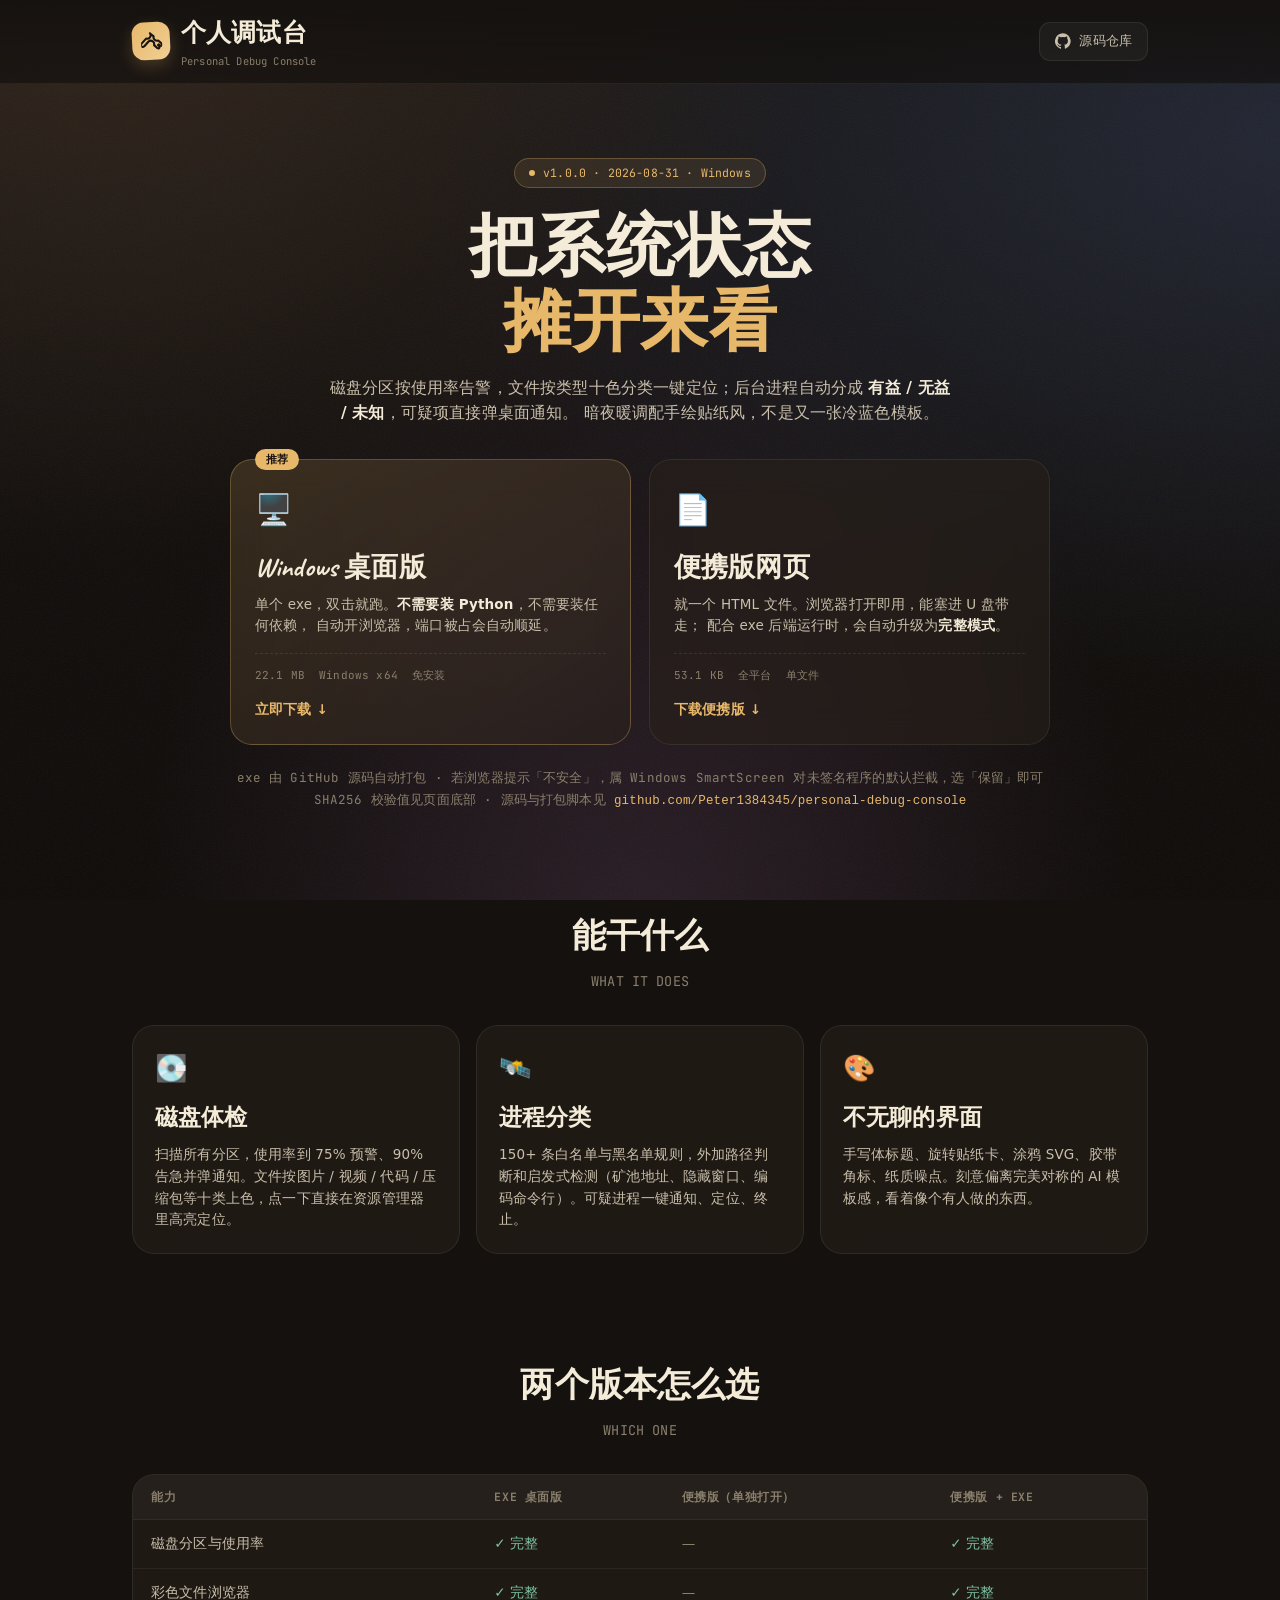
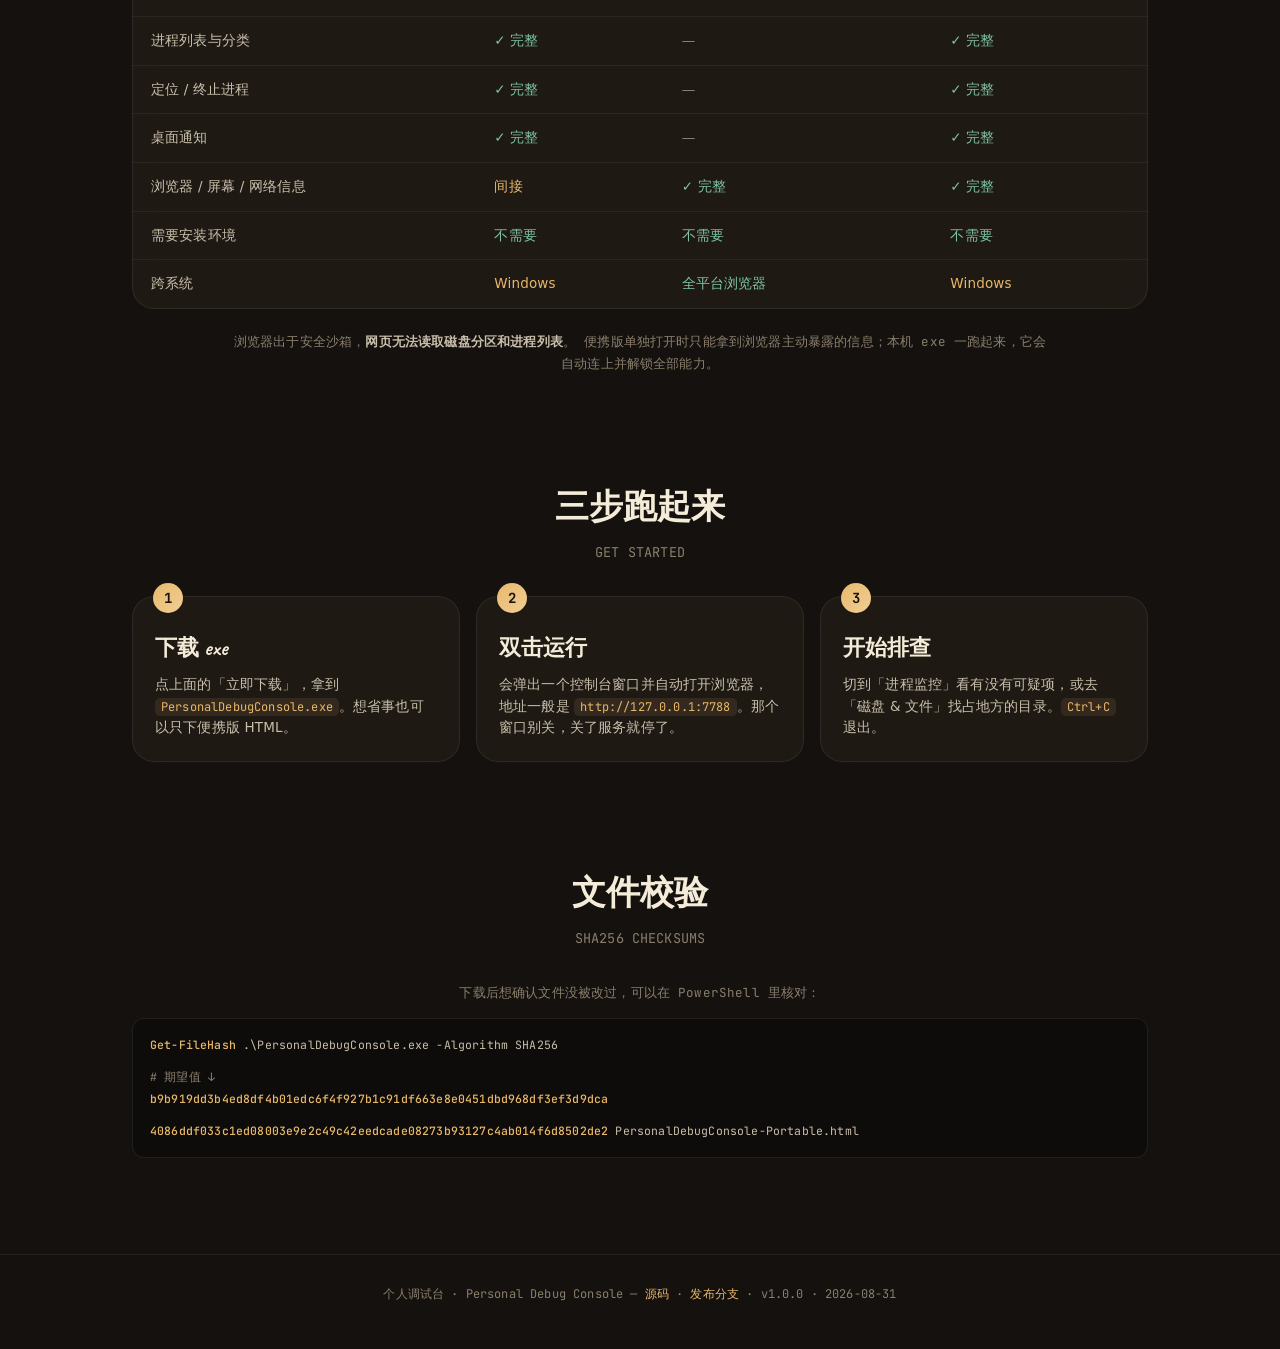
<file: index.html>
<!DOCTYPE html>
<html lang="zh-CN">
<head>
<meta charset="UTF-8" />
<meta name="viewport" content="width=device-width, initial-scale=1.0" />
<title>个人调试台 · 下载 · Personal Debug Console</title>
<meta name="description" content="个人调试台 —— 磁盘彩色文件浏览、后台进程有益/无益分类监控、桌面通知。提供 Windows 单文件 exe 与免安装便携版网页。" />
<link rel="icon" href="data:image/svg+xml;utf8,<svg xmlns='http://www.w3.org/2000/svg' viewBox='0 0 64 64'><rect width='64' height='64' rx='14' fill='%23e8b86a'/><path d='M18 44 L28 34 L18 24 M32 44 L46 44' stroke='%231a1411' stroke-width='5' stroke-linecap='round' stroke-linejoin='round' fill='none'/></svg>" />
<link rel="preconnect" href="https://fonts.googleapis.com" />
<link rel="stylesheet" href="https://fonts.googleapis.com/css2?family=Caveat:wght@500;700&family=JetBrains+Mono:wght@400;500;600&display=swap" />
<style>
:root{
  --bg-0:#14110f;
  --ink:#f4ecd8; --ink-soft:#c9bfab; --ink-dim:#8a7f6c;
  --gold:#e8b86a; --rose:#e07a88; --mint:#7dc3a5; --sky:#7bb4d4; --lavender:#b097d4;
  --ok:#7dc3a5; --warn:#e8b86a; --danger:#e07a6e;
  --glass-bg:rgba(40,33,27,0.55); --glass-border:rgba(244,236,216,0.08);
  --font-ui:'Inter','PingFang SC','Microsoft Yahei',system-ui,sans-serif;
  --font-hand:'Caveat','Kaiti','STKaiti',cursive;
  --font-mono:'JetBrains Mono','Fira Code',ui-monospace,Consolas,monospace;
  --r:22px; --r-t:12px;
}
*{box-sizing:border-box;}
body{
  margin:0; font-family:var(--font-ui); color:var(--ink); background:var(--bg-0);
  line-height:1.6; letter-spacing:.01em; overflow-x:hidden;
}
body::before{
  content:""; position:fixed; inset:0; z-index:-3;
  background:
    radial-gradient(ellipse at 8% -5%,#33261d 0%,transparent 45%),
    radial-gradient(ellipse at 100% 15%,#222633 0%,transparent 50%),
    radial-gradient(ellipse at 50% 105%,#2a1d26 0%,transparent 55%),
    linear-gradient(180deg,#14110f 0%,#0f0c0a 100%);
}
body::after{
  content:""; position:fixed; inset:0; z-index:-2; pointer-events:none; opacity:.05;
  background-image:url("data:image/svg+xml;utf8,<svg xmlns='http://www.w3.org/2000/svg' width='140' height='140'><filter id='n'><feTurbulence type='fractalNoise' baseFrequency='0.85' numOctaves='3'/></filter><rect width='140' height='140' filter='url(%23n)'/></svg>");
}
.wrap{max-width:1060px;margin:0 auto;padding:0 22px;}

/* ---------- 顶栏 ---------- */
header{
  position:sticky;top:0;z-index:50;
  background:linear-gradient(180deg,rgba(20,17,15,.94),rgba(20,17,15,.7));
  backdrop-filter:blur(14px);border-bottom:1px solid var(--glass-border);
}
.nav{display:flex;align-items:center;gap:14px;padding:13px 22px;max-width:1060px;margin:0 auto;flex-wrap:wrap;}
.brand{display:flex;align-items:center;gap:11px;margin-right:auto;}
.logo{
  width:38px;height:38px;border-radius:12px;display:grid;place-items:center;color:#1a1411;
  background:linear-gradient(135deg,var(--gold),#f0cf95);transform:rotate(-3deg);
  box-shadow:0 6px 16px rgba(232,184,106,.22);
}
.logo svg{width:21px;height:21px;}
.brand h1{margin:0;font-family:var(--font-hand);font-size:25px;font-weight:700;}
.brand p{margin:0;font-size:10.5px;color:var(--ink-dim);font-family:var(--font-mono);}
.gh{
  display:inline-flex;align-items:center;gap:8px;font-size:13px;color:var(--ink-soft);
  text-decoration:none;border:1px solid var(--glass-border);padding:8px 15px;border-radius:11px;
  background:rgba(244,236,216,.04);transition:.16s;
}
.gh:hover{color:var(--ink);background:rgba(244,236,216,.09);transform:translateY(-1px);}
.gh svg{width:16px;height:16px;}

/* ---------- Hero ---------- */
.hero{padding:74px 0 44px;text-align:center;position:relative;}
.badge{
  display:inline-flex;align-items:center;gap:8px;font-family:var(--font-mono);font-size:11.5px;
  color:var(--gold);background:rgba(232,184,106,.1);border:1px solid rgba(232,184,106,.28);
  padding:5px 14px;border-radius:20px;margin-bottom:22px;
}
.badge i{width:6px;height:6px;border-radius:50%;background:var(--gold);display:block;}
.hero h2{
  margin:0 0 16px;font-family:var(--font-hand);font-weight:700;
  font-size:clamp(40px,7vw,68px);line-height:1.1;letter-spacing:.5px;
}
.hero h2 em{font-style:normal;color:var(--gold);}
.hero .lead{max-width:620px;margin:0 auto 34px;color:var(--ink-soft);font-size:15.5px;}

/* ---------- 下载卡 ---------- */
.dl-grid{display:grid;grid-template-columns:repeat(auto-fit,minmax(320px,1fr));gap:18px;max-width:820px;margin:0 auto;}
.dl{
  position:relative;text-align:left;padding:26px 24px 22px;border-radius:var(--r);
  background:var(--glass-bg);border:1px solid var(--glass-border);
  backdrop-filter:blur(18px) saturate(120%);text-decoration:none;color:var(--ink);
  display:block;transition:.2s;
}
.dl:hover{transform:translateY(-4px);border-color:rgba(232,184,106,.35);box-shadow:0 20px 44px rgba(0,0,0,.42);}
.dl.primary{
  background:linear-gradient(150deg,rgba(232,184,106,.16),rgba(40,33,27,.6));
  border-color:rgba(232,184,106,.3);
}
.dl .rec{
  position:absolute;top:-11px;left:24px;font-size:10.5px;font-family:var(--font-mono);
  background:var(--gold);color:#1a1411;padding:2px 11px;border-radius:20px;font-weight:600;
}
.dl .ic{font-size:30px;margin-bottom:12px;display:block;}
.dl h3{margin:0 0 4px;font-family:var(--font-hand);font-size:27px;font-weight:700;}
.dl .desc{font-size:13.5px;color:var(--ink-soft);margin:0 0 16px;min-height:42px;}
.dl .meta{
  display:flex;gap:14px;flex-wrap:wrap;font-size:11px;color:var(--ink-dim);
  font-family:var(--font-mono);border-top:1px dashed rgba(244,236,216,.1);padding-top:13px;
}
.dl .go{
  display:inline-flex;align-items:center;gap:7px;margin-top:15px;font-size:13.5px;font-weight:600;
  color:var(--gold);
}
.dl.primary .go{color:var(--gold);}
.note{
  max-width:820px;margin:22px auto 0;font-size:12.5px;color:var(--ink-dim);
  text-align:center;font-family:var(--font-mono);line-height:1.8;
}
.note code{color:var(--gold);}

/* ---------- 区块 ---------- */
section.block{padding:52px 0;}
.block-head{text-align:center;margin-bottom:32px;}
.block-head h2{margin:0 0 8px;font-family:var(--font-hand);font-size:34px;font-weight:700;}
.block-head p{margin:0;color:var(--ink-dim);font-size:13.5px;font-family:var(--font-mono);}

.cards{display:grid;grid-template-columns:repeat(auto-fit,minmax(268px,1fr));gap:16px;}
.card{
  background:var(--glass-bg);border:1px solid var(--glass-border);border-radius:var(--r);
  padding:22px;backdrop-filter:blur(16px);
}
.card .ic{font-size:26px;margin-bottom:10px;display:block;}
.card h3{margin:0 0 8px;font-family:var(--font-hand);font-size:23px;font-weight:700;}
.card p{margin:0;font-size:13.5px;color:var(--ink-soft);}

/* 对比表 */
.compare{
  background:var(--glass-bg);border:1px solid var(--glass-border);border-radius:var(--r);
  backdrop-filter:blur(16px);overflow-x:auto;
}
table{width:100%;border-collapse:collapse;font-size:13.5px;min-width:520px;}
th,td{padding:13px 18px;text-align:left;border-bottom:1px solid rgba(244,236,216,.06);}
th{
  font-family:var(--font-mono);font-size:11.5px;color:var(--ink-dim);text-transform:uppercase;
  letter-spacing:.05em;background:rgba(244,236,216,.03);
}
td:first-child{color:var(--ink-soft);}
.yes{color:var(--ok);} .no{color:var(--unknown,#8a7f6c);} .part{color:var(--warn);}
tbody tr:last-child td{border-bottom:none;}

/* 步骤 */
.steps{counter-reset:s;display:grid;grid-template-columns:repeat(auto-fit,minmax(250px,1fr));gap:16px;}
.step{
  background:var(--glass-bg);border:1px solid var(--glass-border);border-radius:var(--r);
  padding:22px;backdrop-filter:blur(16px);position:relative;
}
.step::before{
  counter-increment:s;content:counter(s);
  position:absolute;top:-14px;left:20px;width:30px;height:30px;border-radius:50%;
  background:linear-gradient(135deg,var(--gold),#f0cf95);color:#1a1411;
  display:grid;place-items:center;font-family:var(--font-mono);font-size:14px;font-weight:700;
}
.step h3{margin:12px 0 8px;font-family:var(--font-hand);font-size:22px;font-weight:700;}
.step p{margin:0;font-size:13.5px;color:var(--ink-soft);}
.step code{
  font-family:var(--font-mono);font-size:12px;color:var(--gold);
  background:rgba(232,184,106,.1);padding:1px 6px;border-radius:5px;
}

/* 校验 */
.hash{
  background:rgba(0,0,0,.28);border:1px solid var(--glass-border);border-radius:var(--r-t);
  padding:15px 17px;font-family:var(--font-mono);font-size:11.5px;color:var(--ink-soft);
  overflow-x:auto;line-height:1.9;margin-top:14px;
}
.hash b{color:var(--gold);font-weight:500;}

footer{
  border-top:1px solid var(--glass-border);margin-top:44px;padding:30px 22px 46px;
  text-align:center;color:var(--ink-dim);font-size:12px;font-family:var(--font-mono);
}
footer a{color:var(--gold);text-decoration:none;}
footer a:hover{text-decoration:underline;}
@media (max-width:600px){
  .hero{padding:48px 0 30px;}
  .nav{padding:11px 15px;}
}
</style>
</head>
<body>

<header>
  <div class="nav">
    <div class="brand">
      <div class="logo">
        <svg viewBox="0 0 24 24" fill="none" stroke="currentColor" stroke-width="2.4" stroke-linecap="round" stroke-linejoin="round"><path d="M14.7 6.3a4 4 0 0 0 5 5l3.7 3.7a1.5 1.5 0 0 1-2.1 2.1l-1.4-1.4-.8.8 1.4 1.4a1.5 1.5 0 0 1-2.1 2.1l-3.7-3.7a4 4 0 0 0-5.9-4.7L3.6 17a2.2 2.2 0 1 1-3.1-3.1l5.5-5.5a4 4 0 0 0 4.7-5.9l.9.9z"/></svg>
      </div>
      <div>
        <h1>个人调试台</h1>
        <p>Personal Debug Console</p>
      </div>
    </div>
    <a class="gh" href="https://github.com/Peter1384345/personal-debug-console" target="_blank" rel="noopener">
      <svg viewBox="0 0 24 24" fill="currentColor"><path d="M12 .3a12 12 0 0 0-3.8 23.4c.6.1.8-.3.8-.6v-2.2c-3.3.7-4-1.6-4-1.6-.6-1.4-1.4-1.8-1.4-1.8-1-.7.1-.7.1-.7 1.2.1 1.8 1.2 1.8 1.2 1 1.8 2.7 1.3 3.4 1 .1-.8.4-1.3.7-1.6-2.7-.3-5.5-1.3-5.5-5.9 0-1.3.5-2.4 1.2-3.2-.1-.3-.5-1.5.1-3.2 0 0 1-.3 3.3 1.2a11.5 11.5 0 0 1 6 0C17.1 4.9 18.1 5.2 18.1 5.2c.6 1.7.2 2.9.1 3.2.8.8 1.2 1.9 1.2 3.2 0 4.6-2.8 5.6-5.5 5.9.4.4.8 1.1.8 2.2v3.3c0 .3.2.7.8.6A12 12 0 0 0 12 .3z"/></svg>
      源码仓库
    </a>
  </div>
</header>

<div class="wrap">

  <!-- ============ Hero ============ -->
  <div class="hero">
    <span class="badge"><i></i> v1.0.0 · 2026-08-31 · Windows</span>
    <h2>把系统状态<br /><em>摊开来看</em></h2>
    <p class="lead">
      磁盘分区按使用率告警，文件按类型十色分类一键定位；后台进程自动分成
      <b style="color:var(--ink)">有益 / 无益 / 未知</b>，可疑项直接弹桌面通知。
      暗夜暖调配手绘贴纸风，不是又一张冷蓝色模板。
    </p>

    <div class="dl-grid">
      <a class="dl primary" href="./PersonalDebugConsole.exe" download>
        <span class="rec">推荐</span>
        <span class="ic">🖥️</span>
        <h3>Windows 桌面版</h3>
        <p class="desc">
          单个 exe，双击就跑。<b style="color:var(--ink)">不需要装 Python</b>，不需要装任何依赖，
          自动开浏览器，端口被占会自动顺延。
        </p>
        <div class="meta">
          <span>22.1 MB</span>
          <span>Windows x64</span>
          <span>免安装</span>
        </div>
        <span class="go">立即下载 ↓</span>
      </a>

      <a class="dl" href="./PersonalDebugConsole-Portable.html" download>
        <span class="ic">📄</span>
        <h3>便携版网页</h3>
        <p class="desc">
          就一个 HTML 文件。浏览器打开即用，能塞进 U 盘带走；
          配合 exe 后端运行时，会自动升级为<b style="color:var(--ink)">完整模式</b>。
        </p>
        <div class="meta">
          <span>53.1 KB</span>
          <span>全平台</span>
          <span>单文件</span>
        </div>
        <span class="go">下载便携版 ↓</span>
      </a>
    </div>

    <p class="note">
      exe 由 GitHub 源码自动打包 · 若浏览器提示「不安全」，属 Windows SmartScreen 对未签名程序的默认拦截，选「保留」即可<br />
      SHA256 校验值见页面底部 · 源码与打包脚本见
      <code>github.com/Peter1384345/personal-debug-console</code>
    </p>
  </div>

  <!-- ============ 功能 ============ -->
  <section class="block">
    <div class="block-head">
      <h2>能干什么</h2>
      <p>WHAT IT DOES</p>
    </div>
    <div class="cards">
      <div class="card">
        <span class="ic">💽</span>
        <h3>磁盘体检</h3>
        <p>扫描所有分区，使用率到 75% 预警、90% 告急并弹通知。文件按图片 / 视频 / 代码 / 压缩包等十类上色，点一下直接在资源管理器里高亮定位。</p>
      </div>
      <div class="card">
        <span class="ic">🛰️</span>
        <h3>进程分类</h3>
        <p>150+ 条白名单与黑名单规则，外加路径判断和启发式检测（矿池地址、隐藏窗口、编码命令行）。可疑进程一键通知、定位、终止。</p>
      </div>
      <div class="card">
        <span class="ic">🎨</span>
        <h3>不无聊的界面</h3>
        <p>手写体标题、旋转贴纸卡、涂鸦 SVG、胶带角标、纸质噪点。刻意偏离完美对称的 AI 模板感，看着像个有人做的东西。</p>
      </div>
    </div>
  </section>

  <!-- ============ 版本对比 ============ -->
  <section class="block">
    <div class="block-head">
      <h2>两个版本怎么选</h2>
      <p>WHICH ONE</p>
    </div>
    <div class="compare">
      <table>
        <thead>
          <tr><th>能力</th><th>exe 桌面版</th><th>便携版（单独打开）</th><th>便携版 + exe</th></tr>
        </thead>
        <tbody>
          <tr><td>磁盘分区与使用率</td><td class="yes">✓ 完整</td><td class="no">—</td><td class="yes">✓ 完整</td></tr>
          <tr><td>彩色文件浏览器</td><td class="yes">✓ 完整</td><td class="no">—</td><td class="yes">✓ 完整</td></tr>
          <tr><td>进程列表与分类</td><td class="yes">✓ 完整</td><td class="no">—</td><td class="yes">✓ 完整</td></tr>
          <tr><td>定位 / 终止进程</td><td class="yes">✓ 完整</td><td class="no">—</td><td class="yes">✓ 完整</td></tr>
          <tr><td>桌面通知</td><td class="yes">✓ 完整</td><td class="no">—</td><td class="yes">✓ 完整</td></tr>
          <tr><td>浏览器 / 屏幕 / 网络信息</td><td class="part">间接</td><td class="yes">✓ 完整</td><td class="yes">✓ 完整</td></tr>
          <tr><td>需要安装环境</td><td class="yes">不需要</td><td class="yes">不需要</td><td class="yes">不需要</td></tr>
          <tr><td>跨系统</td><td class="part">Windows</td><td class="yes">全平台浏览器</td><td class="part">Windows</td></tr>
        </tbody>
      </table>
    </div>
    <p class="note">
      浏览器出于安全沙箱，<b style="color:var(--ink-soft)">网页无法读取磁盘分区和进程列表</b>。
      便携版单独打开时只能拿到浏览器主动暴露的信息；本机 exe 一跑起来，它会自动连上并解锁全部能力。
    </p>
  </section>

  <!-- ============ 步骤 ============ -->
  <section class="block">
    <div class="block-head">
      <h2>三步跑起来</h2>
      <p>GET STARTED</p>
    </div>
    <div class="steps">
      <div class="step">
        <h3>下载 exe</h3>
        <p>点上面的「立即下载」，拿到 <code>PersonalDebugConsole.exe</code>。想省事也可以只下便携版 HTML。</p>
      </div>
      <div class="step">
        <h3>双击运行</h3>
        <p>会弹出一个控制台窗口并自动打开浏览器，地址一般是 <code>http://127.0.0.1:7788</code>。那个窗口别关，关了服务就停了。</p>
      </div>
      <div class="step">
        <h3>开始排查</h3>
        <p>切到「进程监控」看有没有可疑项，或去「磁盘 &amp; 文件」找占地方的目录。<code>Ctrl+C</code> 退出。</p>
      </div>
    </div>
  </section>

  <!-- ============ 校验 ============ -->
  <section class="block">
    <div class="block-head">
      <h2>文件校验</h2>
      <p>SHA256 CHECKSUMS</p>
    </div>
    <p class="note" style="margin-bottom:0;">下载后想确认文件没被改过，可以在 PowerShell 里核对：</p>
    <div class="hash">
      <div><b>Get-FileHash</b> .\PersonalDebugConsole.exe -Algorithm SHA256</div>
      <div style="margin-top:10px;color:var(--ink-dim);"># 期望值 ↓</div>
      <div><b>b9b919dd3b4ed8df4b01edc6f4f927b1c91df663e8e0451dbd968df3ef3d9dca</b></div>
      <div style="margin-top:10px;"><b>4086ddf033c1ed08003e9e2c49c42eedcade08273b93127c4ab014f6d8502de2</b>  PersonalDebugConsole-Portable.html</div>
    </div>
  </section>

</div>

<footer>
  个人调试台 · Personal Debug Console —
  <a href="https://github.com/Peter1384345/personal-debug-console" target="_blank" rel="noopener">源码</a> ·
  <a href="https://github.com/Peter1384345/personal-debug-console/tree/release" target="_blank" rel="noopener">发布分支</a> ·
  v1.0.0 · 2026-08-31
</footer>

</body>
</html>
</file>
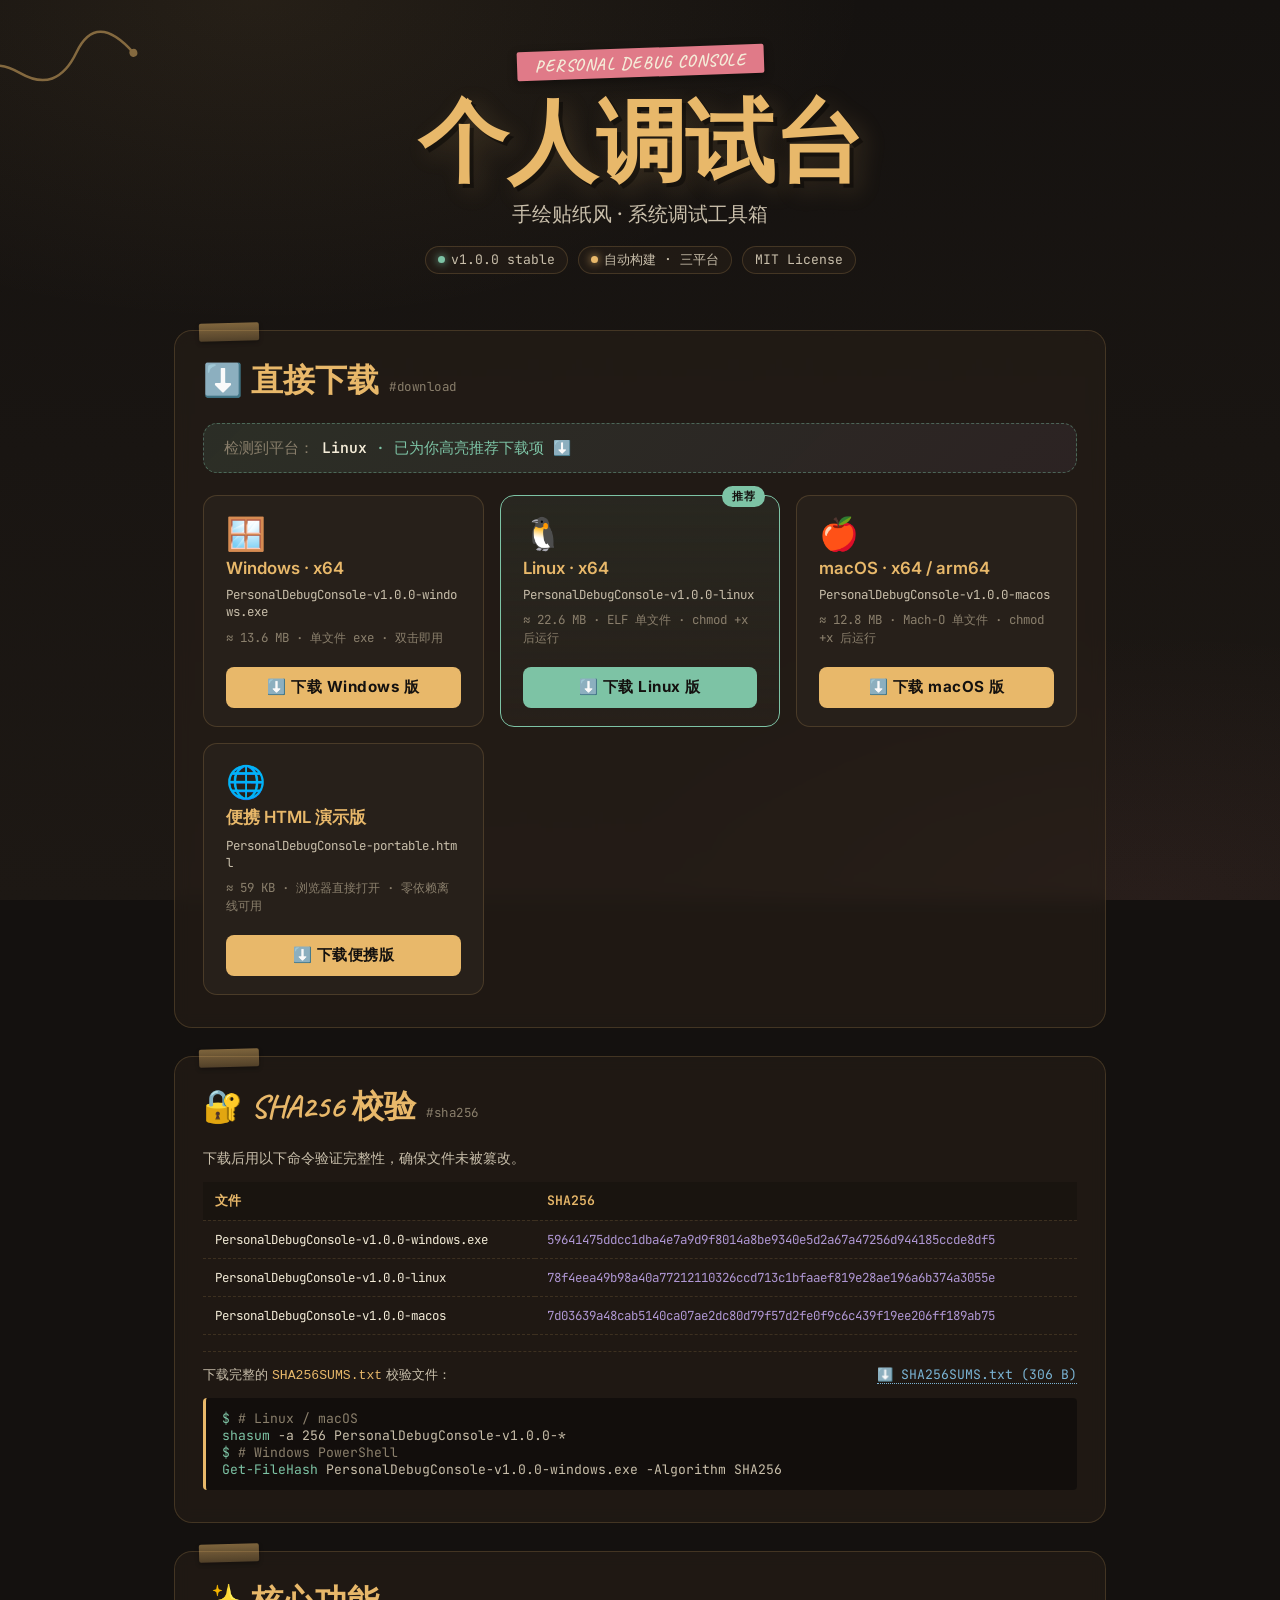
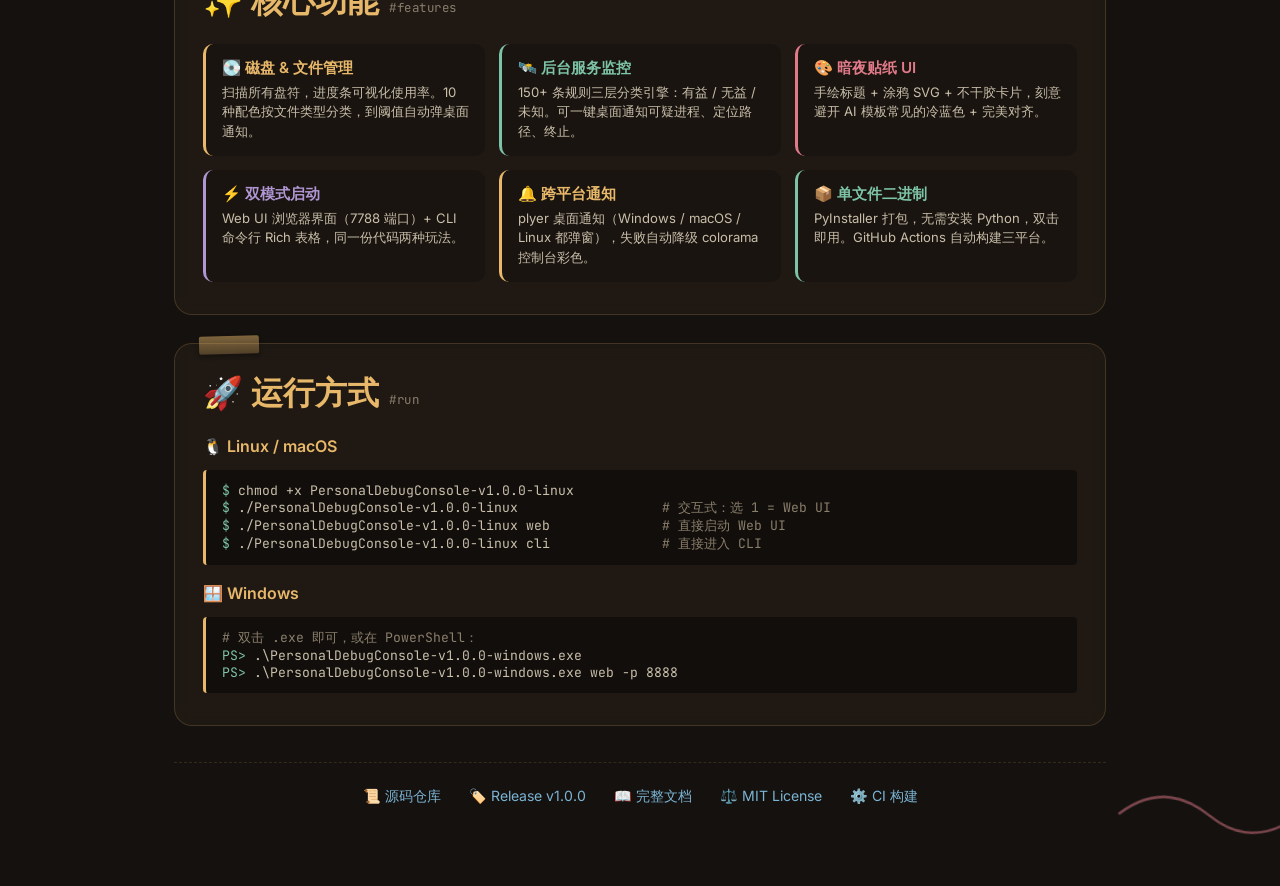
<file: docs/index.html>
<!DOCTYPE html>
<html lang="zh-CN">
<head>
<meta charset="UTF-8">
<meta name="viewport" content="width=device-width, initial-scale=1.0">
<title>🔧 个人调试台 · 下载主页</title>
<meta name="description" content="Personal Debug Console - 一款手绘贴纸风格的系统调试工具箱。Windows / Linux / macOS 单文件可执行 + 便携 HTML 版。">
<style>
@import url('https://fonts.googleapis.com/css2?family=Caveat:wght@500;700&family=JetBrains+Mono:wght@400;500;600&family=Inter:wght@400;500;600;700&display=swap');

:root {
  --bg-0: #14110f;
  --bg-1: #1c1713;
  --bg-2: #27201a;
  --ink: #f4ecd8;
  --ink-soft: #c9bfab;
  --ink-dim: #8a7f6c;
  --gold: #e8b86a;
  --rose: #e07a88;
  --mint: #7dc3a5;
  --sky: #7bb4d4;
  --lavender: #b097d4;
  --danger: #e07a6e;
  --ok: #7dc3a5;
  --warn: #e8b86a;
  --glass-bg: rgba(40, 32, 24, 0.55);
  --glass-bd: rgba(232, 184, 106, 0.18);
}

* { box-sizing: border-box; }
html, body { margin: 0; padding: 0; }
body {
  font-family: 'Inter', 'PingFang SC', 'Microsoft YaHei', sans-serif;
  background: var(--bg-0);
  color: var(--ink);
  min-height: 100vh;
  position: relative;
  overflow-x: hidden;
  -webkit-font-smoothing: antialiased;
}

/* 暗夜暖调背景 + 微妙噪点 */
body::before {
  content: '';
  position: fixed; inset: 0;
  background:
    radial-gradient(ellipse 80% 60% at 20% 0%, rgba(232,184,106,0.08), transparent 60%),
    radial-gradient(ellipse 70% 50% at 90% 100%, rgba(224,122,136,0.06), transparent 60%),
    linear-gradient(180deg, var(--bg-0) 0%, var(--bg-1) 100%);
  z-index: -2;
}
body::after {
  content: '';
  position: fixed; inset: 0;
  background-image: url("data:image/svg+xml,%3Csvg xmlns='http://www.w3.org/2000/svg' width='200' height='200'%3E%3Cfilter id='n'%3E%3CfeTurbulence type='fractalNoise' baseFrequency='0.9' numOctaves='2'/%3E%3CfeColorMatrix values='0 0 0 0 0.95 0 0 0 0 0.85 0 0 0 0 0.6 0 0 0 0.06 0'/%3E%3C/filter%3E%3Crect width='100%25' height='100%25' filter='url(%23n)'/%3E%3C/svg%3E");
  pointer-events: none;
  z-index: -1;
  mix-blend-mode: overlay;
  opacity: 0.6;
}

/* 装饰涂鸦 SVG */
.scribble {
  position: absolute;
  pointer-events: none;
  opacity: 0.5;
}
.scribble.tl { top: 30px; left: -40px; transform: rotate(-15deg); }
.scribble.br { bottom: 20px; right: -30px; transform: rotate(8deg); }

/* 容器 */
.container {
  max-width: 980px;
  margin: 0 auto;
  padding: 48px 24px 80px;
  position: relative;
}

/* 头部 */
.hero {
  text-align: center;
  margin-bottom: 56px;
  position: relative;
}
.hero .tape {
  display: inline-block;
  background: var(--rose);
  color: var(--ink);
  padding: 4px 18px;
  font-family: 'Caveat', cursive;
  font-size: 1.05rem;
  font-weight: 700;
  letter-spacing: 1.5px;
  transform: rotate(-2deg);
  box-shadow: 0 3px 10px rgba(0,0,0,0.4);
  border-radius: 2px;
  margin-bottom: 22px;
}
.hero h1 {
  font-family: 'Caveat', 'Inter', sans-serif;
  font-size: clamp(3rem, 8vw, 5.6rem);
  font-weight: 700;
  line-height: 1;
  margin: 0 0 8px;
  color: var(--gold);
  text-shadow: 4px 4px 0 rgba(0,0,0,0.4), 8px 8px 24px rgba(232,184,106,0.18);
  letter-spacing: -1px;
}
.hero .subtitle {
  font-size: clamp(1rem, 2.2vw, 1.25rem);
  color: var(--ink-soft);
  margin-top: 12px;
  font-weight: 500;
}
.hero .meta-line {
  margin-top: 18px;
  display: inline-flex;
  gap: 10px;
  flex-wrap: wrap;
  justify-content: center;
}
.badge {
  display: inline-flex;
  align-items: center;
  gap: 6px;
  padding: 4px 12px;
  background: var(--glass-bg);
  border: 1px solid var(--glass-bd);
  border-radius: 999px;
  font-size: 0.82rem;
  font-family: 'JetBrains Mono', monospace;
  color: var(--ink-soft);
}
.badge .dot {
  width: 7px; height: 7px;
  border-radius: 50%;
  background: var(--ok);
  box-shadow: 0 0 8px var(--ok);
}
.badge.warn .dot { background: var(--warn); box-shadow: 0 0 8px var(--warn); }

/* Section */
.section {
  background: var(--glass-bg);
  border: 1px solid var(--glass-bd);
  border-radius: 18px;
  padding: 28px 28px 32px;
  margin-bottom: 28px;
  backdrop-filter: blur(8px);
  position: relative;
}
.section::before {
  content: '';
  position: absolute;
  top: -8px; left: 24px;
  width: 60px; height: 18px;
  background: linear-gradient(180deg, rgba(232,184,106,0.5), rgba(232,184,106,0.25));
  transform: rotate(-1.5deg);
  border-radius: 2px;
  box-shadow: 0 2px 4px rgba(0,0,0,0.3);
}
.section h2 {
  font-family: 'Caveat', 'Inter', sans-serif;
  font-size: 2rem;
  font-weight: 700;
  color: var(--gold);
  margin: 0 0 20px;
  display: flex;
  align-items: baseline;
  gap: 10px;
}
.section h2 .anchor {
  font-family: 'JetBrains Mono', monospace;
  font-size: 0.78rem;
  color: var(--ink-dim);
  font-weight: 400;
  letter-spacing: 0.5px;
}

/* 平台自动检测 */
.detect-banner {
  background: linear-gradient(135deg, rgba(125,195,165,0.12), rgba(176,151,212,0.08));
  border: 1px dashed rgba(125,195,165,0.4);
  border-radius: 14px;
  padding: 14px 20px;
  margin-bottom: 22px;
  font-size: 0.92rem;
  color: var(--mint);
  font-family: 'JetBrains Mono', monospace;
}
.detect-banner .label { color: var(--ink-dim); margin-right: 8px; }
.detect-banner b { color: var(--ink); font-weight: 600; }

/* 下载网格 */
.dl-grid {
  display: grid;
  grid-template-columns: repeat(auto-fit, minmax(260px, 1fr));
  gap: 16px;
}
.dl-card {
  background: var(--bg-2);
  border: 1.5px solid var(--glass-bd);
  border-radius: 14px;
  padding: 22px 22px 18px;
  text-decoration: none;
  color: var(--ink);
  transition: transform 0.18s ease, border-color 0.18s ease, box-shadow 0.18s ease;
  position: relative;
  display: flex;
  flex-direction: column;
  gap: 8px;
}
.dl-card:hover {
  transform: translateY(-3px) rotate(-0.3deg);
  border-color: var(--gold);
  box-shadow: 0 8px 24px rgba(0,0,0,0.35), 0 0 0 1px var(--gold);
}
.dl-card.recommended {
  border-color: var(--mint);
  background: linear-gradient(180deg, rgba(125,195,165,0.08), var(--bg-2));
}
.dl-card.recommended::after {
  content: '推荐';
  position: absolute;
  top: -10px; right: 14px;
  background: var(--mint);
  color: var(--bg-0);
  font-size: 0.7rem;
  font-weight: 700;
  padding: 3px 10px;
  border-radius: 999px;
  font-family: 'Inter', sans-serif;
  letter-spacing: 0.5px;
}
.dl-card .ico {
  font-size: 2rem;
  line-height: 1;
}
.dl-card .platform {
  font-size: 1.05rem;
  font-weight: 600;
  color: var(--gold);
}
.dl-card .filename {
  font-family: 'JetBrains Mono', monospace;
  font-size: 0.78rem;
  color: var(--ink-soft);
  word-break: break-all;
}
.dl-card .size {
  font-family: 'JetBrains Mono', monospace;
  font-size: 0.78rem;
  color: var(--ink-dim);
  margin-top: auto;
}
.dl-card .btn {
  margin-top: 12px;
  background: var(--gold);
  color: var(--bg-0);
  text-align: center;
  font-weight: 700;
  font-size: 0.95rem;
  padding: 10px 12px;
  border-radius: 8px;
  letter-spacing: 0.5px;
}
.dl-card.recommended .btn { background: var(--mint); }

/* SHA256 表 */
.sha-table {
  width: 100%;
  border-collapse: collapse;
  font-family: 'JetBrains Mono', monospace;
  font-size: 0.78rem;
  margin-top: 8px;
}
.sha-table th, .sha-table td {
  text-align: left;
  padding: 10px 12px;
  border-bottom: 1px dashed rgba(232,184,106,0.15);
  vertical-align: top;
}
.sha-table th {
  color: var(--gold);
  font-weight: 600;
  font-size: 0.82rem;
  background: rgba(0,0,0,0.2);
}
.sha-table td.name { color: var(--ink); word-break: break-all; }
.sha-table td.hash {
  color: var(--lavender);
  word-break: break-all;
  user-select: all;
}
.sha-link-row {
  display: flex;
  justify-content: space-between;
  align-items: center;
  gap: 12px;
  flex-wrap: wrap;
  margin-top: 16px;
  padding-top: 14px;
  border-top: 1px dashed rgba(232,184,106,0.15);
}
.sha-link-row a {
  color: var(--sky);
  font-family: 'JetBrains Mono', monospace;
  font-size: 0.82rem;
  text-decoration: none;
  border-bottom: 1px dotted var(--sky);
}
.sha-link-row a:hover { color: var(--gold); border-color: var(--gold); }

/* 验证命令 */
.cmd-block {
  background: rgba(0,0,0,0.4);
  border-left: 3px solid var(--gold);
  border-radius: 4px;
  padding: 12px 16px;
  font-family: 'JetBrains Mono', monospace;
  font-size: 0.82rem;
  color: var(--ink-soft);
  margin-top: 14px;
  overflow-x: auto;
  white-space: pre;
}
.cmd-block .c-cmd { color: var(--mint); }
.cmd-block .c-out { color: var(--ink-dim); }

/* 特性卡 */
.feature-grid {
  display: grid;
  grid-template-columns: repeat(auto-fit, minmax(220px, 1fr));
  gap: 14px;
  margin-top: 8px;
}
.feature {
  padding: 14px 16px;
  background: rgba(0,0,0,0.2);
  border-radius: 10px;
  border-left: 3px solid var(--gold);
}
.feature .title {
  font-weight: 600;
  color: var(--gold);
  font-size: 0.95rem;
  margin-bottom: 4px;
}
.feature .desc {
  font-size: 0.82rem;
  color: var(--ink-soft);
  line-height: 1.5;
}
.feature.mint { border-left-color: var(--mint); }
.feature.mint .title { color: var(--mint); }
.feature.rose { border-left-color: var(--rose); }
.feature.rose .title { color: var(--rose); }
.feature.lavender { border-left-color: var(--lavender); }
.feature.lavender .title { color: var(--lavender); }

/* 链接 */
.footer-links {
  text-align: center;
  margin-top: 36px;
  padding-top: 24px;
  border-top: 1px dashed rgba(232,184,106,0.15);
  font-size: 0.88rem;
  color: var(--ink-dim);
}
.footer-links a {
  color: var(--sky);
  text-decoration: none;
  margin: 0 12px;
}
.footer-links a:hover { color: var(--gold); }

/* 复制按钮 */
.copy-btn {
  background: transparent;
  border: 1px solid var(--glass-bd);
  color: var(--ink-soft);
  font-family: 'JetBrains Mono', monospace;
  font-size: 0.72rem;
  padding: 4px 10px;
  border-radius: 4px;
  cursor: pointer;
  transition: all 0.15s;
}
.copy-btn:hover { color: var(--gold); border-color: var(--gold); }
.copy-btn.ok { color: var(--mint); border-color: var(--mint); }

/* 响应式 */
@media (max-width: 640px) {
  .container { padding: 32px 16px 60px; }
  .section { padding: 22px 18px 26px; }
  .hero h1 { font-size: 3rem; }
  .sha-table { font-size: 0.72rem; }
  .sha-table th, .sha-table td { padding: 8px 6px; }
}

@media (prefers-reduced-motion: reduce) {
  .dl-card:hover { transform: none; }
}
</style>
</head>
<body>

<svg class="scribble tl" width="180" height="80" viewBox="0 0 180 80" fill="none">
  <path d="M5 40 Q 30 5, 60 35 T 120 30 T 175 45" stroke="#e8b86a" stroke-width="2.5" stroke-linecap="round" fill="none" stroke-dasharray="0"/>
  <circle cx="175" cy="45" r="4" fill="#e8b86a"/>
</svg>
<svg class="scribble br" width="200" height="100" viewBox="0 0 200 100" fill="none">
  <path d="M10 60 Q 50 20, 100 50 T 195 30" stroke="#e07a88" stroke-width="2.5" stroke-linecap="round" fill="none"/>
  <path d="M180 25 L 195 30 L 188 18" stroke="#e07a88" stroke-width="2.5" stroke-linecap="round" stroke-linejoin="round" fill="none"/>
</svg>

<div class="container">

  <!-- ===== HERO ===== -->
  <header class="hero">
    <span class="tape">PERSONAL DEBUG CONSOLE</span>
    <h1>个人调试台</h1>
    <div class="subtitle">手绘贴纸风 · 系统调试工具箱</div>
    <div class="meta-line">
      <span class="badge"><span class="dot"></span> v1.0.0 stable</span>
      <span class="badge warn"><span class="dot"></span> 自动构建 · 三平台</span>
      <span class="badge">MIT License</span>
    </div>
  </header>

  <!-- ===== 下载 ===== -->
  <section class="section">
    <h2>⬇️ 直接下载 <span class="anchor">#download</span></h2>

    <div class="detect-banner" id="detect">
      <span class="label">检测中…</span>
    </div>

    <div class="dl-grid" id="dlGrid">
      <!-- Windows -->
      <a class="dl-card" id="card-windows"
         href="https://github.com/Peter1384345/personal-debug-console/releases/download/v1.0.0/PersonalDebugConsole-v1.0.0-windows.exe"
         data-platform="windows">
        <div class="ico">🪟</div>
        <div class="platform">Windows · x64</div>
        <div class="filename">PersonalDebugConsole-v1.0.0-windows.exe</div>
        <div class="size">≈ 13.6 MB · 单文件 exe · 双击即用</div>
        <div class="btn">⬇️ 下载 Windows 版</div>
      </a>

      <!-- Linux -->
      <a class="dl-card" id="card-linux"
         href="https://github.com/Peter1384345/personal-debug-console/releases/download/v1.0.0/PersonalDebugConsole-v1.0.0-linux"
         data-platform="linux">
        <div class="ico">🐧</div>
        <div class="platform">Linux · x64</div>
        <div class="filename">PersonalDebugConsole-v1.0.0-linux</div>
        <div class="size">≈ 22.6 MB · ELF 单文件 · chmod +x 后运行</div>
        <div class="btn">⬇️ 下载 Linux 版</div>
      </a>

      <!-- macOS -->
      <a class="dl-card" id="card-macos"
         href="https://github.com/Peter1384345/personal-debug-console/releases/download/v1.0.0/PersonalDebugConsole-v1.0.0-macos"
         data-platform="macos">
        <div class="ico">🍎</div>
        <div class="platform">macOS · x64 / arm64</div>
        <div class="filename">PersonalDebugConsole-v1.0.0-macos</div>
        <div class="size">≈ 12.8 MB · Mach-O 单文件 · chmod +x 后运行</div>
        <div class="btn">⬇️ 下载 macOS 版</div>
      </a>

      <!-- 便携版 -->
      <a class="dl-card" id="card-portable"
         href="https://github.com/Peter1384345/personal-debug-console/raw/builds/v1.0.0/PersonalDebugConsole-portable.html"
         data-platform="portable">
        <div class="ico">🌐</div>
        <div class="platform">便携 HTML 演示版</div>
        <div class="filename">PersonalDebugConsole-portable.html</div>
        <div class="size">≈ 59 KB · 浏览器直接打开 · 零依赖离线可用</div>
        <div class="btn">⬇️ 下载便携版</div>
      </a>
    </div>
  </section>

  <!-- ===== SHA256 ===== -->
  <section class="section">
    <h2>🔐 SHA256 校验 <span class="anchor">#sha256</span></h2>
    <p style="color: var(--ink-soft); font-size: 0.88rem; margin: 0 0 14px;">
      下载后用以下命令验证完整性，确保文件未被篡改。
    </p>

    <table class="sha-table">
      <thead>
        <tr>
          <th style="width:38%">文件</th>
          <th>SHA256</th>
        </tr>
      </thead>
      <tbody>
        <tr>
          <td class="name">PersonalDebugConsole-v1.0.0-windows.exe</td>
          <td class="hash">59641475ddcc1dba4e7a9d9f8014a8be9340e5d2a67a47256d944185ccde8df5</td>
        </tr>
        <tr>
          <td class="name">PersonalDebugConsole-v1.0.0-linux</td>
          <td class="hash">78f4eea49b98a40a77212110326ccd713c1bfaaef819e28ae196a6b374a3055e</td>
        </tr>
        <tr>
          <td class="name">PersonalDebugConsole-v1.0.0-macos</td>
          <td class="hash">7d03639a48cab5140ca07ae2dc80d79f57d2fe0f9c6c439f19ee206ff189ab75</td>
        </tr>
      </tbody>
    </table>

    <div class="sha-link-row">
      <span style="font-size: 0.82rem; color: var(--ink-soft);">下载完整的 <code style="color: var(--gold);">SHA256SUMS.txt</code> 校验文件：</span>
      <a href="https://github.com/Peter1384345/personal-debug-console/releases/download/v1.0.0/SHA256SUMS.txt">⬇️ SHA256SUMS.txt (306 B)</a>
    </div>

    <div class="cmd-block"><span class="c-cmd">$</span> <span class="c-out"># Linux / macOS</span>
<span class="c-cmd">shasum</span> -a 256 PersonalDebugConsole-v1.0.0-*
<span class="c-cmd">$</span> <span class="c-out"># Windows PowerShell</span>
<span class="c-cmd">Get-FileHash</span> PersonalDebugConsole-v1.0.0-windows.exe -Algorithm SHA256</div>
  </section>

  <!-- ===== 核心功能 ===== -->
  <section class="section">
    <h2>✨ 核心功能 <span class="anchor">#features</span></h2>
    <div class="feature-grid">
      <div class="feature">
        <div class="title">💽 磁盘 & 文件管理</div>
        <div class="desc">扫描所有盘符，进度条可视化使用率。10 种配色按文件类型分类，到阈值自动弹桌面通知。</div>
      </div>
      <div class="feature mint">
        <div class="title">🛰️ 后台服务监控</div>
        <div class="desc">150+ 条规则三层分类引擎：有益 / 无益 / 未知。可一键桌面通知可疑进程、定位路径、终止。</div>
      </div>
      <div class="feature rose">
        <div class="title">🎨 暗夜贴纸 UI</div>
        <div class="desc">手绘标题 + 涂鸦 SVG + 不干胶卡片，刻意避开 AI 模板常见的冷蓝色 + 完美对齐。</div>
      </div>
      <div class="feature lavender">
        <div class="title">⚡ 双模式启动</div>
        <div class="desc">Web UI 浏览器界面（7788 端口）+ CLI 命令行 Rich 表格，同一份代码两种玩法。</div>
      </div>
      <div class="feature">
        <div class="title">🔔 跨平台通知</div>
        <div class="desc">plyer 桌面通知（Windows / macOS / Linux 都弹窗），失败自动降级 colorama 控制台彩色。</div>
      </div>
      <div class="feature mint">
        <div class="title">📦 单文件二进制</div>
        <div class="desc">PyInstaller 打包，无需安装 Python，双击即用。GitHub Actions 自动构建三平台。</div>
      </div>
    </div>
  </section>

  <!-- ===== 运行方式 ===== -->
  <section class="section">
    <h2>🚀 运行方式 <span class="anchor">#run</span></h2>

    <div style="margin-bottom: 18px;">
      <div style="font-weight: 600; color: var(--gold); margin-bottom: 8px;">🐧 Linux / macOS</div>
      <div class="cmd-block"><span class="c-cmd">$</span> chmod +x PersonalDebugConsole-v1.0.0-linux
<span class="c-cmd">$</span> ./PersonalDebugConsole-v1.0.0-linux                  <span class="c-out"># 交互式：选 1 = Web UI</span>
<span class="c-cmd">$</span> ./PersonalDebugConsole-v1.0.0-linux web              <span class="c-out"># 直接启动 Web UI</span>
<span class="c-cmd">$</span> ./PersonalDebugConsole-v1.0.0-linux cli              <span class="c-out"># 直接进入 CLI</span></div>
    </div>

    <div>
      <div style="font-weight: 600; color: var(--gold); margin-bottom: 8px;">🪟 Windows</div>
      <div class="cmd-block"><span class="c-out"># 双击 .exe 即可，或在 PowerShell：</span>
<span class="c-cmd">PS></span> .\PersonalDebugConsole-v1.0.0-windows.exe
<span class="c-cmd">PS></span> .\PersonalDebugConsole-v1.0.0-windows.exe web -p 8888</div>
    </div>
  </section>

  <!-- ===== Footer ===== -->
  <div class="footer-links">
    <a href="https://github.com/Peter1384345/personal-debug-console">📜 源码仓库</a>
    <a href="https://github.com/Peter1384345/personal-debug-console/releases/tag/v1.0.0">🏷️ Release v1.0.0</a>
    <a href="https://github.com/Peter1384345/personal-debug-console/blob/main/README.md">📖 完整文档</a>
    <a href="https://github.com/Peter1384345/personal-debug-console/blob/main/LICENSE">⚖️ MIT License</a>
    <a href="https://github.com/Peter1384345/personal-debug-console/actions/workflows/build-release.yml">⚙️ CI 构建</a>
  </div>

</div>

<script>
// 平台自动检测
(function detectPlatform() {
  const ua = navigator.userAgent;
  const platform = navigator.platform || '';
  let os = 'unknown', label = '未知平台', recommend = null;

  if (/Win/i.test(ua)) {
    os = 'windows';
    label = 'Windows';
    recommend = 'card-windows';
  } else if (/Mac/i.test(ua) || /iPhone|iPad/i.test(ua)) {
    os = 'macos';
    label = 'macOS';
    recommend = 'card-macos';
  } else if (/Linux/i.test(ua) || /X11/i.test(ua)) {
    os = 'linux';
    label = 'Linux';
    recommend = 'card-linux';
  }

  const banner = document.getElementById('detect');
  if (banner) {
    banner.innerHTML =
      '<span class="label">检测到平台：</span>' +
      '<b>' + label + '</b>' +
      (recommend ? ' · 已为你高亮推荐下载项 ⬇️' : ' · 请手动选择对应版本');
  }

  if (recommend) {
    const card = document.getElementById(recommend);
    if (card) card.classList.add('recommended');
  }
})();

// 复制按钮 - 可选附加
// (此页面无交互式复制按钮，但 SHA256 单元格 user-select: all 可一键全选)
</script>

</body>
</html>
</file>
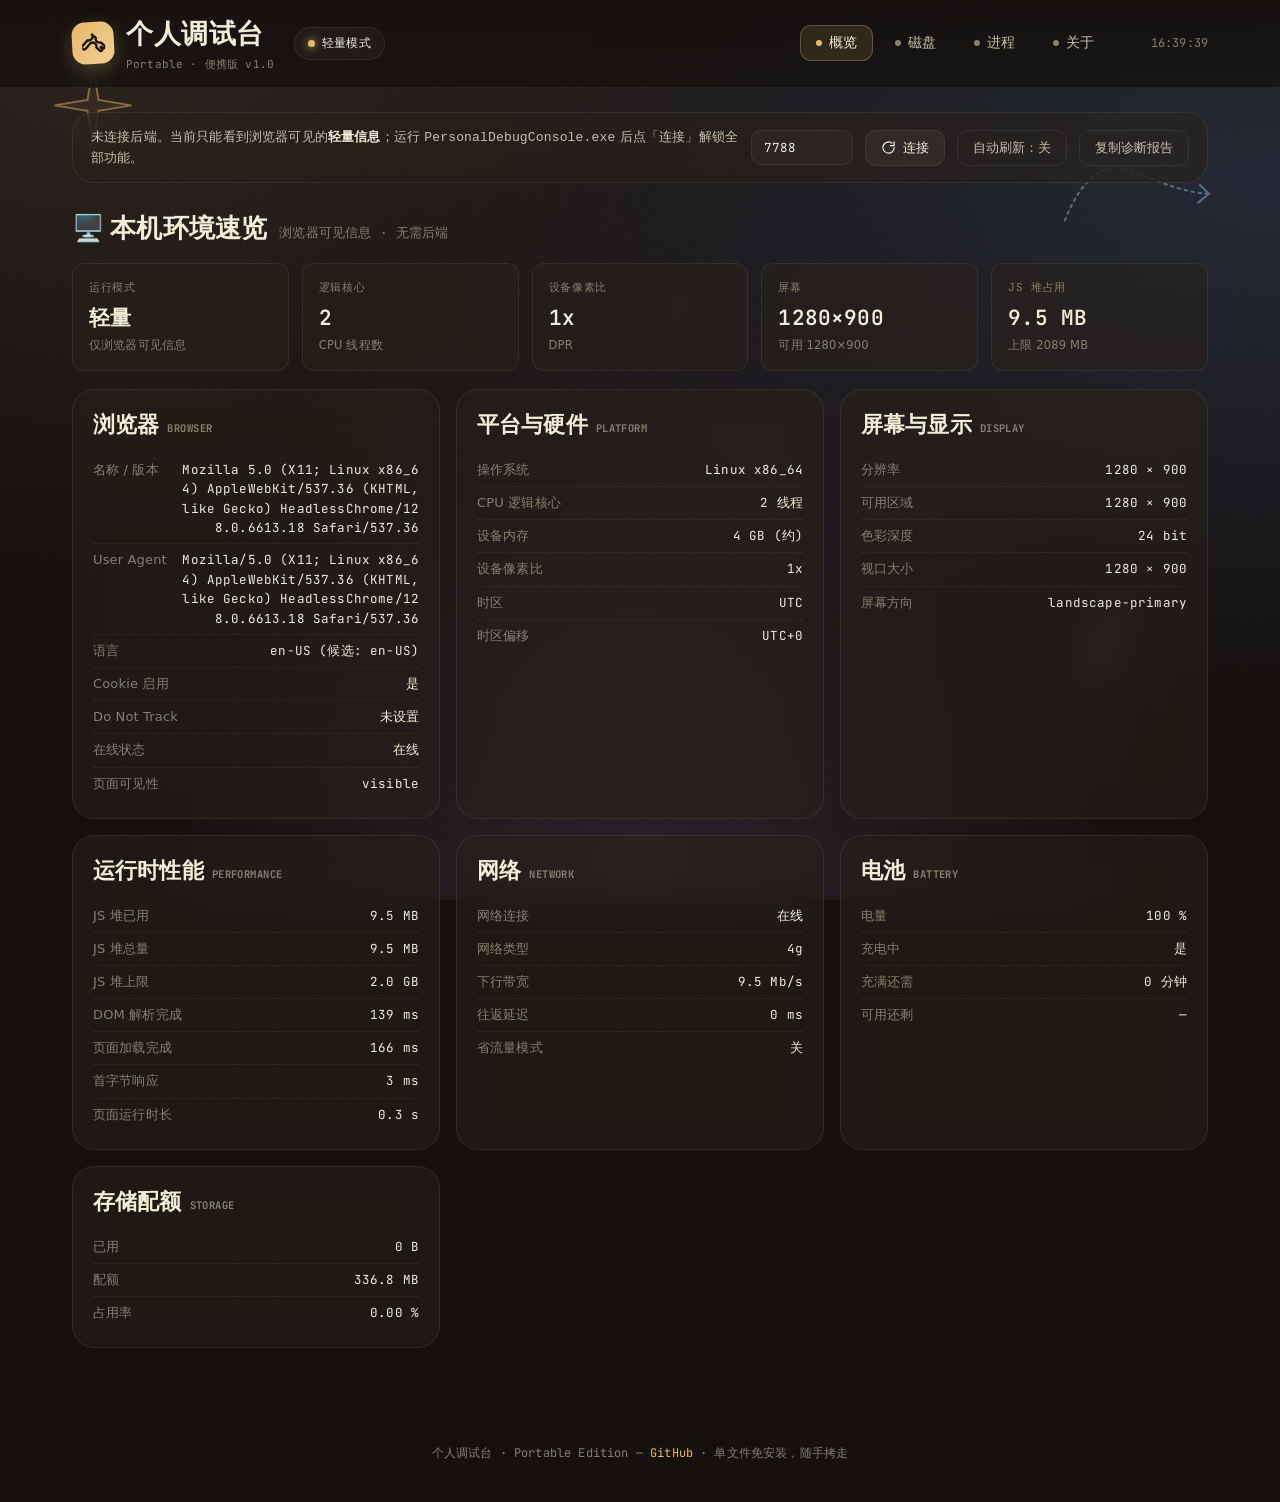
<file: PersonalDebugConsole-Portable.html>
<!DOCTYPE html>
<html lang="zh-CN">
<head>
<meta charset="UTF-8" />
<meta name="viewport" content="width=device-width, initial-scale=1.0" />
<title>个人调试台 · 便携版 Portable</title>
<link rel="icon" href="data:image/svg+xml;utf8,<svg xmlns='http://www.w3.org/2000/svg' viewBox='0 0 64 64'><rect width='64' height='64' rx='14' fill='%23e8b86a'/><path d='M18 44 L28 34 L18 24 M32 44 L46 44' stroke='%231a1411' stroke-width='5' stroke-linecap='round' stroke-linejoin='round' fill='none'/></svg>" />
<link rel="preconnect" href="https://fonts.googleapis.com" />
<link rel="stylesheet" href="https://fonts.googleapis.com/css2?family=Caveat:wght@500;700&family=JetBrains+Mono:wght@400;500;600&display=swap" />
<style>
:root{
  --bg-0:#14110f; --bg-1:#1c1713; --bg-2:#27201a;
  --ink:#f4ecd8; --ink-soft:#c9bfab; --ink-dim:#8a7f6c;
  --gold:#e8b86a; --rose:#e07a88; --mint:#7dc3a5; --sky:#7bb4d4; --lavender:#b097d4;
  --ok:#7dc3a5; --warn:#e8b86a; --danger:#e07a6e; --unknown:#8a7f6c;
  --glass-bg:rgba(40,33,27,0.55); --glass-border:rgba(244,236,216,0.08);
  --font-ui:'Inter','PingFang SC','Microsoft Yahei',system-ui,sans-serif;
  --font-hand:'Caveat','Kaiti','STKaiti',cursive;
  --font-mono:'JetBrains Mono','Fira Code',ui-monospace,Consolas,monospace;
  --r:22px; --r-t:12px;
}
*{box-sizing:border-box;}
html,body{height:100%;}
body{
  margin:0; font-family:var(--font-ui); color:var(--ink); background:var(--bg-0);
  overflow-x:hidden; line-height:1.55; letter-spacing:.01em;
}
body::before{
  content:""; position:fixed; inset:0; z-index:-3;
  background:
    radial-gradient(ellipse at 10% 0%,#2b211b 0%,transparent 45%),
    radial-gradient(ellipse at 100% 20%,#222633 0%,transparent 50%),
    radial-gradient(ellipse at 50% 100%,#2a1d26 0%,transparent 55%),
    linear-gradient(180deg,#14110f 0%,#100d0b 100%);
}
body::after{
  content:""; position:fixed; inset:0; z-index:-2; pointer-events:none; opacity:.05;
  background-image:url("data:image/svg+xml;utf8,<svg xmlns='http://www.w3.org/2000/svg' width='140' height='140'><filter id='n'><feTurbulence type='fractalNoise' baseFrequency='0.85' numOctaves='3'/></filter><rect width='140' height='140' filter='url(%23n)'/></svg>");
}

/* ---------- 涂鸦装饰 ---------- */
.doodles{position:fixed;inset:0;pointer-events:none;z-index:-1;overflow:hidden;}
.doodles svg{position:absolute;opacity:.5;}
.d1{top:6%;left:3%;width:110px;} .d2{top:16%;right:5%;width:160px;}
.d3{bottom:12%;left:7%;width:80px;} .d4{bottom:22%;right:9%;width:120px;}

/* ---------- 顶栏 ---------- */
header{
  position:sticky; top:0; z-index:40;
  background:linear-gradient(180deg,rgba(20,17,15,.95),rgba(20,17,15,.72));
  backdrop-filter:blur(14px); border-bottom:1px solid var(--glass-border);
}
.topbar-inner{
  max-width:1180px; margin:0 auto; padding:14px 22px;
  display:flex; align-items:center; gap:20px; flex-wrap:wrap;
}
.brand{display:flex;align-items:center;gap:12px;}
.brand-logo{
  width:42px;height:42px;border-radius:13px;display:grid;place-items:center;color:#1a1411;
  background:linear-gradient(135deg,var(--gold),#f0cf95); transform:rotate(-3deg);
  box-shadow:0 6px 18px rgba(232,184,106,.25);
}
.brand-logo svg{width:23px;height:23px;}
.brand-title h1{margin:0;font-family:var(--font-hand);font-size:27px;font-weight:700;letter-spacing:.5px;}
.brand-title p{margin:0;font-size:11px;color:var(--ink-dim);font-family:var(--font-mono);}
.tabs{display:flex;gap:6px;margin-left:auto;flex-wrap:wrap;}
.tab-btn{
  border:1px solid transparent;background:transparent;color:var(--ink-soft);
  padding:8px 15px;border-radius:11px;cursor:pointer;font-size:13.5px;font-family:var(--font-ui);
  display:flex;align-items:center;gap:7px;transition:.18s;
}
.tab-btn:hover{color:var(--ink);background:rgba(244,236,216,.05);}
.tab-btn.active{color:var(--ink);background:rgba(232,184,106,.13);border-color:rgba(232,184,106,.3);}
.tab-btn .dot{width:6px;height:6px;border-radius:50%;background:var(--ink-dim);}
.tab-btn.active .dot{background:var(--gold);}

.mode-badge{
  display:flex;align-items:center;gap:7px;font-size:12px;font-family:var(--font-mono);
  padding:6px 13px;border-radius:20px;border:1px solid var(--glass-border);
  background:rgba(244,236,216,.04); white-space:nowrap;
}
.mode-badge i{width:7px;height:7px;border-radius:50%;display:block;}
.mode-badge.lite i{background:var(--warn);box-shadow:0 0 8px var(--warn);}
.mode-badge.full i{background:var(--ok);box-shadow:0 0 8px var(--ok);}
.mode-badge.wait i{background:var(--ink-dim);}
.clock{font-family:var(--font-mono);font-size:12px;color:var(--ink-dim);min-width:78px;text-align:right;}

/* ---------- 主体 ---------- */
main{max-width:1180px;margin:0 auto;padding:24px 22px 70px;}
.page{display:none;animation:fade .3s ease;}
.page.active{display:block;}
@keyframes fade{from{opacity:0;transform:translateY(8px);}to{opacity:1;transform:none;}}

.glass{
  background:var(--glass-bg);border:1px solid var(--glass-border);
  border-radius:var(--r);padding:20px;backdrop-filter:blur(18px) saturate(120%);
}
.sticker{transform:rotate(-.6deg);box-shadow:0 14px 34px rgba(0,0,0,.3);}
.sticker-r{transform:rotate(.7deg);box-shadow:0 14px 34px rgba(0,0,0,.3);}
.tape{position:relative;}
.tape::before{
  content:"";position:absolute;top:-11px;left:26px;width:74px;height:22px;
  background:rgba(232,184,106,.28);border-left:1px dashed rgba(244,236,216,.2);
  border-right:1px dashed rgba(244,236,216,.2);transform:rotate(-3deg);border-radius:2px;
}
.section-head{display:flex;align-items:baseline;gap:12px;margin:26px 0 14px;flex-wrap:wrap;}
.section-head h2{margin:0;font-family:var(--font-hand);font-size:26px;font-weight:700;}
.section-head .sub{font-size:12.5px;color:var(--ink-dim);font-family:var(--font-mono);}

/* ---------- 连接条 ---------- */
.conn{
  display:flex;align-items:center;gap:12px;flex-wrap:wrap;
  background:var(--glass-bg);border:1px solid var(--glass-border);
  border-radius:var(--r);padding:14px 18px;margin-bottom:20px;backdrop-filter:blur(18px);
}
.conn .txt{font-size:13px;color:var(--ink-soft);flex:1;min-width:220px;}
.conn .txt b{color:var(--ink);}
input[type=text]{
  background:rgba(255,255,255,.03);border:1px solid var(--glass-border);color:var(--ink);
  border-radius:10px;padding:8px 12px;font-family:var(--font-mono);font-size:12.5px;outline:none;
}
input[type=text]:focus{border-color:rgba(232,184,106,.45);}
.btn{
  display:inline-flex;align-items:center;gap:7px;cursor:pointer;
  border:1px solid var(--glass-border);background:rgba(244,236,216,.05);color:var(--ink);
  padding:8px 15px;border-radius:11px;font-size:13px;font-family:var(--font-ui);transition:.16s;
}
.btn:hover{background:rgba(244,236,216,.1);transform:translateY(-1px);}
.btn svg{width:15px;height:15px;}
.btn.primary{background:linear-gradient(135deg,var(--gold),#f0cf95);color:#1a1411;border-color:transparent;font-weight:600;}
.btn.primary:hover{filter:brightness(1.07);}
.btn.ghost{background:transparent;color:var(--ink-soft);}
.btn.danger{border-color:rgba(224,122,110,.4);color:var(--danger);background:rgba(224,122,110,.1);}
.btn:disabled{opacity:.45;cursor:not-allowed;transform:none;}

/* ---------- 统计卡 ---------- */
.stat-grid{display:grid;grid-template-columns:repeat(auto-fit,minmax(168px,1fr));gap:13px;}
.stat-card{
  background:var(--glass-bg);border:1px solid var(--glass-border);border-radius:var(--r-t);
  padding:15px 16px;backdrop-filter:blur(14px);
}
.stat-card .k{font-size:11px;color:var(--ink-dim);font-family:var(--font-mono);text-transform:uppercase;letter-spacing:.06em;}
.stat-card .v{font-size:21px;font-family:var(--font-mono);font-weight:600;margin-top:5px;}
.stat-card .n{font-size:11.5px;color:var(--ink-dim);margin-top:3px;}

/* ---------- 信息表 ---------- */
.info-grid{display:grid;grid-template-columns:repeat(auto-fit,minmax(320px,1fr));gap:16px;}
.info-card{background:var(--glass-bg);border:1px solid var(--glass-border);border-radius:var(--r);padding:18px 20px;backdrop-filter:blur(16px);}
.info-card h3{margin:0 0 12px;font-family:var(--font-hand);font-size:22px;font-weight:700;}
.info-card h3 small{font-family:var(--font-mono);font-size:10.5px;color:var(--ink-dim);margin-left:8px;letter-spacing:.04em;}
.kv{display:flex;justify-content:space-between;gap:14px;padding:6px 0;border-bottom:1px dashed rgba(244,236,216,.07);font-size:13px;}
.kv:last-child{border-bottom:none;}
.kv .k{color:var(--ink-dim);white-space:nowrap;}
.kv .v{font-family:var(--font-mono);font-size:12.5px;text-align:right;word-break:break-all;}

/* ---------- 磁盘 ---------- */
.disk-grid{display:grid;grid-template-columns:repeat(auto-fit,minmax(290px,1fr));gap:15px;}
.disk-card{background:var(--glass-bg);border:1px solid var(--glass-border);border-radius:var(--r);padding:18px;backdrop-filter:blur(16px);}
.disk-card .top{display:flex;justify-content:space-between;align-items:center;gap:10px;margin-bottom:11px;}
.disk-card .mp{font-family:var(--font-mono);font-size:16px;font-weight:600;}
.disk-card .tag{font-size:11px;padding:3px 10px;border-radius:20px;font-family:var(--font-mono);}
.tag.normal{background:rgba(125,195,165,.15);color:var(--ok);}
.tag.warn{background:rgba(232,184,106,.16);color:var(--warn);}
.tag.danger{background:rgba(224,122,110,.16);color:var(--danger);}
.bar{height:9px;border-radius:6px;background:rgba(244,236,216,.08);overflow:hidden;}
.bar > span{display:block;height:100%;border-radius:6px;transition:width .5s ease;}
.disk-card .nums{display:flex;justify-content:space-between;margin-top:9px;font-size:11.5px;color:var(--ink-dim);font-family:var(--font-mono);}

/* ---------- 文件浏览 ---------- */
.toolbar{display:flex;gap:9px;flex-wrap:wrap;align-items:center;margin-bottom:12px;}
.path-input{flex:1;min-width:250px;position:relative;display:flex;align-items:center;}
.path-input svg{position:absolute;left:12px;width:15px;height:15px;color:var(--gold);}
.path-input input{width:100%;padding-left:36px;}
.crumbs{display:flex;gap:6px;flex-wrap:wrap;margin-bottom:12px;font-size:12px;font-family:var(--font-mono);}
.crumb{background:rgba(244,236,216,.05);border:1px solid var(--glass-border);padding:4px 11px;border-radius:8px;cursor:pointer;color:var(--ink-soft);}
.crumb:hover{color:var(--ink);background:rgba(232,184,106,.12);}
.crumb.cur{background:rgba(232,184,106,.16);color:var(--gold);border-color:rgba(232,184,106,.3);}
.legend{display:flex;gap:8px;flex-wrap:wrap;margin-bottom:12px;}
.legend span{font-size:11px;padding:3px 9px;border-radius:20px;font-family:var(--font-mono);}
.file-grid{display:grid;grid-template-columns:repeat(auto-fill,minmax(158px,1fr));gap:10px;max-height:560px;overflow-y:auto;padding-right:4px;}
.file-item{
  display:flex;align-items:center;gap:10px;padding:11px 12px;border-radius:var(--r-t);
  background:rgba(244,236,216,.035);border:1px solid var(--glass-border);cursor:pointer;transition:.15s;
}
.file-item:hover{background:rgba(244,236,216,.09);transform:translateY(-2px);}
.file-item .ic{font-size:19px;flex-shrink:0;}
.file-item .meta{min-width:0;flex:1;}
.file-item .nm{font-size:12.5px;white-space:nowrap;overflow:hidden;text-overflow:ellipsis;}
.file-item .sz{font-size:10.5px;color:var(--ink-dim);font-family:var(--font-mono);}
.file-item .op{opacity:0;font-size:13px;transition:.15s;}
.file-item:hover .op{opacity:1;}

/* ---------- 进程表 ---------- */
.proc-table-wrap{overflow-x:auto;max-height:620px;overflow-y:auto;border-radius:var(--r);}
table{width:100%;border-collapse:collapse;font-size:13px;}
thead th{
  position:sticky;top:0;z-index:2;text-align:left;padding:11px 12px;font-size:11.5px;
  color:var(--ink-dim);font-family:var(--font-mono);text-transform:uppercase;letter-spacing:.05em;
  background:#221c17;border-bottom:1px solid var(--glass-border);cursor:pointer;white-space:nowrap;
}
thead th:hover{color:var(--gold);}
tbody td{padding:9px 12px;border-bottom:1px solid rgba(244,236,216,.05);vertical-align:middle;}
tbody tr:hover{background:rgba(244,236,216,.04);}
td.num{text-align:right;font-family:var(--font-mono);}
.pill{font-size:11px;padding:2px 9px;border-radius:20px;font-family:var(--font-mono);white-space:nowrap;}
.pill.beneficial{background:rgba(125,195,165,.15);color:var(--ok);}
.pill.unnecessary{background:rgba(249,115,22,.16);color:#f97316;}
.pill.unknown{background:rgba(148,163,184,.13);color:var(--unknown);}
.mini{width:52px;height:5px;border-radius:4px;background:rgba(244,236,216,.08);overflow:hidden;display:inline-block;vertical-align:middle;margin-left:7px;}
.mini > span{display:block;height:100%;}
.ops{display:flex;gap:5px;}
.icon-btn{
  width:27px;height:27px;display:grid;place-items:center;border-radius:8px;cursor:pointer;
  border:1px solid var(--glass-border);background:rgba(244,236,216,.05);color:var(--ink-soft);font-size:12px;
}
.icon-btn:hover{background:rgba(232,184,106,.16);color:var(--gold);}
.icon-btn.kill:hover{background:rgba(224,122,110,.18);color:var(--danger);}

/* ---------- 空态 / 引导 ---------- */
.empty{text-align:center;padding:46px 20px;color:var(--ink-dim);}
.empty .icon{font-size:42px;margin-bottom:10px;}
.empty b{display:block;color:var(--ink-soft);font-size:15px;margin-bottom:5px;}
.empty small{font-size:12.5px;}
.empty code{background:rgba(244,236,216,.08);padding:2px 7px;border-radius:6px;font-family:var(--font-mono);color:var(--gold);}

/* ---------- Toast ---------- */
.toast-wrap{position:fixed;right:20px;bottom:20px;z-index:100;display:flex;flex-direction:column;gap:9px;}
.toast{
  background:rgba(40,33,27,.94);border:1px solid var(--glass-border);border-left:3px solid var(--gold);
  border-radius:var(--r-t);padding:11px 16px;font-size:13px;backdrop-filter:blur(14px);
  box-shadow:0 10px 28px rgba(0,0,0,.4);animation:slide .28s ease;max-width:340px;
}
.toast.ok{border-left-color:var(--ok);} .toast.err{border-left-color:var(--danger);}
@keyframes slide{from{opacity:0;transform:translateX(28px);}to{opacity:1;transform:none;}}

footer{text-align:center;padding:26px 20px 40px;color:var(--ink-dim);font-size:12px;font-family:var(--font-mono);}
footer a{color:var(--gold);text-decoration:none;}
footer a:hover{text-decoration:underline;}

@media (max-width:640px){
  .tabs{margin-left:0;width:100%;}
  .clock{display:none;}
  .topbar-inner{padding:12px 15px;}
  main{padding:18px 15px 60px;}
}
</style>
</head>
<body>

<div class="doodles" aria-hidden="true">
  <svg class="d1" viewBox="0 0 120 120"><g fill="none" stroke="#e8b86a" stroke-width="2" stroke-linecap="round"><path d="M60 14 L66 50 L102 56 L66 62 L60 98 L54 62 L18 56 L54 50 Z" fill="rgba(232,184,106,0.12)"/></g></svg>
  <svg class="d2" viewBox="0 0 180 110"><g fill="none" stroke="#7bb4d4" stroke-width="2.4" stroke-linecap="round"><path d="M10 86 Q 40 10 90 32 T 170 56" stroke-dasharray="3 5"/><path d="M162 46 L172 56 L160 66"/></g></svg>
  <svg class="d3" viewBox="0 0 90 90"><circle cx="45" cy="45" r="34" fill="none" stroke="#b097d4" stroke-width="2" stroke-dasharray="2 5"/></svg>
  <svg class="d4" viewBox="0 0 140 120"><g fill="none" stroke="#7dc3a5" stroke-width="2.4" stroke-linecap="round" stroke-linejoin="round"><path d="M70 10 L40 60 L62 60 L42 110 L100 52 L76 52 L96 10 Z" fill="rgba(125,195,165,0.1)"/></g></svg>
</div>

<header>
  <div class="topbar-inner">
    <div class="brand">
      <div class="brand-logo">
        <svg viewBox="0 0 24 24" fill="none" stroke="currentColor" stroke-width="2.4" stroke-linecap="round" stroke-linejoin="round"><path d="M14.7 6.3a4 4 0 0 0 5 5l3.7 3.7a1.5 1.5 0 0 1-2.1 2.1l-1.4-1.4-.8.8 1.4 1.4a1.5 1.5 0 0 1-2.1 2.1l-3.7-3.7a4 4 0 0 0-5.9-4.7L3.6 17a2.2 2.2 0 1 1-3.1-3.1l5.5-5.5a4 4 0 0 0 4.7-5.9l.9.9z"/></svg>
      </div>
      <div class="brand-title">
        <h1>个人调试台</h1>
        <p>Portable · 便携版 v1.0</p>
      </div>
    </div>

    <div class="mode-badge wait" id="mode-badge">
      <i></i><span id="mode-text">探测本地后端…</span>
    </div>

    <nav class="tabs">
      <button class="tab-btn active" data-page="overview"><span class="dot"></span>概览</button>
      <button class="tab-btn" data-page="disk"><span class="dot"></span>磁盘</button>
      <button class="tab-btn" data-page="proc"><span class="dot"></span>进程</button>
      <button class="tab-btn" data-page="about"><span class="dot"></span>关于</button>
    </nav>

    <div class="clock" id="clock">--:--:--</div>
  </div>
</header>

<main>

  <!-- 连接条 -->
  <div class="conn">
    <div class="txt" id="conn-text">
      正在探测本地后端 <code>127.0.0.1</code> … 未连接时只能使用浏览器可见的<b>轻量信息</b>。
    </div>
    <input type="text" id="port-input" value="7788" size="6" title="后端端口" />
    <button class="btn" id="btn-connect">
      <svg viewBox="0 0 24 24" fill="none" stroke="currentColor" stroke-width="2" stroke-linecap="round" stroke-linejoin="round"><path d="M21 12a9 9 0 1 1-3.5-7.1"/><path d="M21 3v6h-6"/></svg>
      连接
    </button>
    <button class="btn ghost" id="btn-auto" title="每 5 秒自动刷新">自动刷新：关</button>
    <button class="btn ghost" id="btn-report">复制诊断报告</button>
  </div>

  <!-- ============ 概览 ============ -->
  <section class="page active" id="page-overview">
    <div class="section-head">
      <h2>🖥️ 本机环境速览</h2>
      <span class="sub" id="overview-sub">浏览器可见信息 · 无需后端</span>
    </div>
    <div class="stat-grid" id="ov-stats" style="margin-bottom:18px;"></div>
    <div class="info-grid" id="ov-info"></div>
  </section>

  <!-- ============ 磁盘 ============ -->
  <section class="page" id="page-disk">
    <div class="section-head">
      <h2>💽 磁盘体检</h2>
      <span class="sub" id="disk-sub">需要本地后端</span>
    </div>
    <div id="disk-body">
      <div class="empty"><div class="icon">🔌</div><b>未连接后端</b><small>磁盘与文件浏览需要本机 exe 后端提供数据</small></div>
    </div>

    <div class="section-head">
      <h2>📂 文件浏览器</h2>
      <span class="sub" id="browser-sub">—</span>
    </div>
    <div class="toolbar">
      <div class="path-input">
        <svg viewBox="0 0 24 24" fill="none" stroke="currentColor" stroke-width="2" stroke-linecap="round" stroke-linejoin="round"><path d="M3 7a2 2 0 0 1 2-2h4l2 2h8a2 2 0 0 1 2 2v8a2 2 0 0 1-2 2H5a2 2 0 0 1-2-2z"/></svg>
        <input type="text" id="path-input" placeholder="输入绝对路径，例如 C:\Users 或 /home/me" spellcheck="false" />
      </div>
      <button class="btn primary" id="btn-browse">浏览</button>
      <button class="btn" id="btn-home">主目录</button>
      <button class="btn ghost" id="btn-up">上一级</button>
      <button class="btn ghost" id="btn-refresh">刷新</button>
    </div>
    <div class="crumbs" id="crumbs"><span class="crumb">—</span></div>
    <div class="legend" id="legend" style="display:none;"></div>
    <div class="glass">
      <div id="file-grid" class="file-grid">
        <div class="empty" style="grid-column:1/-1;"><div class="icon">🗂️</div><b>还没加载目录</b><small>连接后端后输入路径开始浏览</small></div>
      </div>
    </div>
  </section>

  <!-- ============ 进程 ============ -->
  <section class="page" id="page-proc">
    <div class="section-head">
      <h2>🛰️ 后台进程监控</h2>
      <span class="sub" id="proc-sub">需要本地后端</span>
    </div>
    <div class="stat-grid" id="proc-stats" style="margin-bottom:16px;"></div>
    <div class="toolbar">
      <input type="text" id="proc-search" placeholder="🔍 搜索进程名 / PID / 路径…" style="width:300px;" />
      <div class="tabs" style="margin-left:0;">
        <button class="tab-btn active" data-cat="all"><span class="dot"></span>全部</button>
        <button class="tab-btn" data-cat="beneficial"><span class="dot"></span>有益</button>
        <button class="tab-btn" data-cat="unnecessary"><span class="dot"></span>无益/可疑</button>
        <button class="tab-btn" data-cat="unknown"><span class="dot"></span>未知</button>
      </div>
      <button class="btn primary" id="btn-scan">重新扫描</button>
      <button class="btn" id="btn-notify">推送可疑通知</button>
    </div>
    <div class="glass" style="padding:0;">
      <div class="proc-table-wrap">
        <table>
          <thead><tr>
            <th data-sort="name">进程名</th>
            <th data-sort="category_label">分类</th>
            <th data-sort="mem_rss_mb" class="num">内存</th>
            <th class="num">占比</th>
            <th data-sort="cpu_percent" class="num">CPU %</th>
            <th>原因</th>
            <th data-sort="pid" class="num">PID</th>
            <th>操作</th>
          </tr></thead>
          <tbody id="proc-tbody">
            <tr><td colspan="8"><div class="empty"><div class="icon">🔌</div><b>未连接后端</b><small>连接后可查看完整进程表</small></div></td></tr>
          </tbody>
        </table>
      </div>
    </div>
  </section>

  <!-- ============ 关于 ============ -->
  <section class="page" id="page-about">
    <div class="section-head"><h2>📖 关于便携版</h2><span class="sub">单文件 · 免安装</span></div>
    <div class="info-grid">
      <div class="info-card sticker">
        <h3>这是什么<small>WHAT</small></h3>
        <p style="font-size:13.5px;color:var(--ink-soft);margin:0 0 10px;">
          一个 <b style="color:var(--ink)">HTML 文件</b> 就是整个应用。不装 Python、不装依赖、不写注册表，
          双击用浏览器打开就能跑，也能随手拷进 U 盘带走。
        </p>
        <p style="font-size:13.5px;color:var(--ink-soft);margin:0;">
          它有两种状态：单独打开时是<b style="color:var(--ink)">轻量模式</b>，展示浏览器能提供的系统信息；
          当本机的 exe 后端在跑时，会自动升级成<b style="color:var(--ink)">完整模式</b>，获得磁盘、文件、进程全能力。
        </p>
      </div>
      <div class="info-card sticker-r">
        <h3>为什么磁盘 / 进程要后端<small>WHY</small></h3>
        <p style="font-size:13.5px;color:var(--ink-soft);margin:0;">
          浏览器出于安全沙箱，<b style="color:var(--ink)">不允许网页读取你的磁盘分区和进程列表</b> —— 这不是功能没做，是做不到。
          所以这部分数据必须由本机程序采集，再通过 <code style="color:var(--gold);font-family:var(--font-mono);font-size:12px;">http://127.0.0.1</code> 提供给页面。
        </p>
        <p style="font-size:13.5px;color:var(--ink-soft);margin:10px 0 0;">
          后端只在<b style="color:var(--ink)">本机回环地址</b>监听，不出网、不上报任何数据。
        </p>
      </div>
      <div class="info-card">
        <h3>怎么用完整模式<small>HOW</small></h3>
        <div style="font-size:13.5px;color:var(--ink-soft);">
          <p style="margin:0 0 8px;">1. 下载 <b style="color:var(--ink)">PersonalDebugConsole.exe</b>，双击运行</p>
          <p style="margin:0 0 8px;">2. 保持那个黑窗口开着（它会在 <code style="color:var(--gold);font-family:var(--font-mono);font-size:12px;">127.0.0.1:7788</code> 起服务）</p>
          <p style="margin:0 0 8px;">3. 刷新这个页面，左上角会变成绿色的<b style="color:var(--ink)">完整模式</b></p>
          <p style="margin:0;">端口被占用时 exe 会自动往后顺延，在这个页面填上实际端口点「连接」即可。</p>
        </div>
      </div>
      <div class="info-card">
        <h3>诊断报告<small>REPORT</small></h3>
        <p style="font-size:13.5px;color:var(--ink-soft);margin:0 0 10px;">
          点顶部的「复制诊断报告」会把当前所有可见信息整理成纯文本到剪贴板，
          方便直接贴进 issue 或发给别人排查。
        </p>
        <p style="font-size:13.5px;color:var(--ink-soft);margin:0;">
          报告只包含你本机浏览器暴露的环境数据，<b style="color:var(--ink)">不含任何文件内容</b>。
        </p>
      </div>
    </div>
  </section>

</main>

<div class="toast-wrap" id="toast-wrap"></div>

<footer>
  个人调试台 · Portable Edition —
  <a href="https://github.com/Peter1384345/personal-debug-console" target="_blank" rel="noopener">GitHub</a> ·
  单文件免安装，随手拷走
</footer>

<script>
(function () {
  "use strict";

  var API = "";
  var connected = false;
  var autoTimer = null;
  var procs = [];
  var procFilter = "all";
  var procQuery = "";
  var sortKey = "mem_rss_mb";
  var sortDesc = true;
  var curPath = "";
  var categories = [];

  var DEFAULT_CATS = [
    { key: "folder", label: "文件夹", icon: "\u{1F4C1}", color: "#60a5fa" },
    { key: "image", label: "图片", icon: "\u{1F5BC}️", color: "#f472b6" },
    { key: "doc", label: "文档", icon: "\u{1F4C4}", color: "#34d399" },
    { key: "audio", label: "音频", icon: "\u{1F3B5}", color: "#a78bfa" },
    { key: "video", label: "视频", icon: "\u{1F3AC}", color: "#fb923c" },
    { key: "code", label: "代码", icon: "\u{1F4BB}", color: "#22d3ee" },
    { key: "archive", label: "压缩包", icon: "\u{1F5DC}️", color: "#facc15" },
    { key: "exec", label: "可执行", icon: "⚙️", color: "#ef4444" },
    { key: "font", label: "字体", icon: "\u{1F524}", color: "#e879f9" },
    { key: "other", label: "其他", icon: "❓", color: "#94a3b8" }
  ];

  /* ---------------- 工具 ---------------- */
  var $ = function (s) { return document.querySelector(s); };
  var $$ = function (s) { return Array.prototype.slice.call(document.querySelectorAll(s)); };

  function esc(s) {
    return String(s == null ? "" : s).replace(/[&<>"']/g, function (c) {
      return { "&": "&amp;", "<": "&lt;", ">": "&gt;", '"': "&quot;", "'": "&#39;" }[c];
    });
  }

  function fmtSize(mb) {
    if (mb == null) return "—";
    if (mb < 1) return (mb * 1024).toFixed(0) + " KB";
    if (mb < 1024) return mb.toFixed(1) + " MB";
    return (mb / 1024).toFixed(2) + " GB";
  }

  function fmtBytes(b) {
    if (b == null) return "—";
    var u = ["B", "KB", "MB", "GB", "TB"], i = 0, v = b;
    while (v >= 1024 && i < u.length - 1) { v /= 1024; i++; }
    return v.toFixed(i === 0 ? 0 : 1) + " " + u[i];
  }

  function toast(msg, kind) {
    var el = document.createElement("div");
    el.className = "toast" + (kind ? " " + kind : "");
    el.textContent = msg;
    $("#toast-wrap").appendChild(el);
    setTimeout(function () {
      el.style.opacity = "0";
      el.style.transform = "translateX(28px)";
      el.style.transition = ".3s";
      setTimeout(function () { el.remove(); }, 320);
    }, 3200);
  }

  function api(path, opts, timeoutMs) {
    var ctl = null;
    if (window.AbortController) {
      ctl = new AbortController();
      // 进程采集要采样 CPU 占用，本来就慢，超时给宽一点
      setTimeout(function () { try { ctl.abort(); } catch (e) {} }, timeoutMs || 15000);
    }
    var o = opts || {};
    o.signal = ctl ? ctl.signal : undefined;
    return fetch(API + path, o).then(function (r) {
      if (!r.ok) throw new Error("HTTP " + r.status);
      return r.json();
    }).catch(function (e) {
      if (e && e.name === "AbortError") throw new Error("请求超时");
      throw e;
    });
  }

  /* ---------------- 时钟 ---------------- */
  function tickClock() {
    var d = new Date();
    var p = function (n) { return n < 10 ? "0" + n : "" + n; };
    $("#clock").textContent = p(d.getHours()) + ":" + p(d.getMinutes()) + ":" + p(d.getSeconds());
  }
  setInterval(tickClock, 1000);
  tickClock();

  /* ---------------- Tab ---------------- */
  $$(".tab-btn[data-page]").forEach(function (btn) {
    btn.addEventListener("click", function () {
      $$(".tab-btn[data-page]").forEach(function (b) { b.classList.remove("active"); });
      btn.classList.add("active");
      $$(".page").forEach(function (p) { p.classList.remove("active"); });
      $("#page-" + btn.dataset.page).classList.add("active");
    });
  });

  /* ---------------- 轻量模式：采集浏览器可见信息 ---------------- */
  function collectInfo() {
    var nav = navigator, scr = screen;
    var groups = [];

    groups.push({
      title: "浏览器", tag: "BROWSER", rows: [
        ["名称 / 版本", (nav.appCodeName || "") + " " + (nav.appVersion || "")],
        ["User Agent", nav.userAgent],
        ["语言", nav.language + (nav.languages ? "  (候选: " + nav.languages.join(", ") + ")" : "")],
        ["Cookie 启用", nav.cookieEnabled ? "是" : "否"],
        ["Do Not Track", nav.doNotTrack === "1" ? "开" : (nav.doNotTrack ? nav.doNotTrack : "未设置")],
        ["在线状态", nav.onLine ? "在线" : "离线"],
        ["页面可见性", document.visibilityState]
      ]
    });

    groups.push({
      title: "平台与硬件", tag: "PLATFORM", rows: [
        ["操作系统", nav.platform || "—"],
        ["CPU 逻辑核心", nav.hardwareConcurrency != null ? nav.hardwareConcurrency + " 线程" : "—"],
        ["设备内存", nav.deviceMemory != null ? nav.deviceMemory + " GB (约)" : "—"],
        ["设备像素比", (window.devicePixelRatio || 1) + "x"],
        ["时区", (Intl.DateTimeFormat().resolvedOptions().timeZone) || "—"],
        ["时区偏移", "UTC" + (new Date().getTimezoneOffset() > 0 ? "-" : "+") +
          Math.abs(new Date().getTimezoneOffset() / 60)]
      ]
    });

    groups.push({
      title: "屏幕与显示", tag: "DISPLAY", rows: [
        ["分辨率", scr.width + " × " + scr.height],
        ["可用区域", scr.availWidth + " × " + scr.availHeight],
        ["色彩深度", (scr.colorDepth || 0) + " bit"],
        ["视口大小", window.innerWidth + " × " + window.innerHeight],
        ["屏幕方向", (screen.orientation && screen.orientation.type) || "—"]
      ]
    });

    var perfRows = [];
    if (performance && performance.memory) {
      var m = performance.memory;
      perfRows.push(["JS 堆已用", fmtBytes(m.usedJSHeapSize)]);
      perfRows.push(["JS 堆总量", fmtBytes(m.totalJSHeapSize)]);
      perfRows.push(["JS 堆上限", fmtBytes(m.jsHeapSizeLimit)]);
    } else {
      perfRows.push(["JS 堆", "当前浏览器不暴露 (仅 Chromium 系)"]);
    }
    if (performance && performance.getEntriesByType) {
      var nav2 = performance.getEntriesByType("navigation")[0];
      if (nav2) {
        perfRows.push(["DOM 解析完成", nav2.domContentLoadedEventEnd.toFixed(0) + " ms"]);
        perfRows.push(["页面加载完成", nav2.loadEventEnd.toFixed(0) + " ms"]);
      }
    }
    if (performance && performance.timing) {
      var t = performance.timing;
      if (t.responseEnd && t.requestStart) {
        perfRows.push(["首字节响应", (t.responseEnd - t.requestStart) + " ms"]);
      }
    }
    perfRows.push(["页面运行时长", (performance.now ? (performance.now() / 1000).toFixed(1) : "?") + " s"]);
    groups.push({ title: "运行时性能", tag: "PERFORMANCE", rows: perfRows });

    var netRows = [["网络连接", nav.onLine ? "在线" : "离线"]];
    var c = nav.connection || nav.mozConnection || nav.webkitConnection;
    if (c) {
      netRows.push(["网络类型", c.effectiveType || c.type || "—"]);
      netRows.push(["下行带宽", c.downlink != null ? c.downlink + " Mb/s" : "—"]);
      netRows.push(["往返延迟", c.rtt != null ? c.rtt + " ms" : "—"]);
      netRows.push(["省流量模式", c.saveData ? "开" : "关"]);
    } else {
      netRows.push(["详细网络信息", "当前浏览器不支持 Network Information API"]);
    }
    groups.push({ title: "网络", tag: "NETWORK", rows: netRows });

    return groups;
  }

  function renderOverview() {
    var groups = collectInfo();
    var nav = navigator;

    var stats = [
      { k: "运行模式", v: connected ? "完整" : "轻量", n: connected ? "已连接后端 " + API : "仅浏览器可见信息" },
      { k: "逻辑核心", v: (nav.hardwareConcurrency || "—"), n: "CPU 线程数" },
      { k: "设备像素比", v: (window.devicePixelRatio || 1) + "x", n: "DPR" },
      { k: "屏幕", v: screen.width + "×" + screen.height, n: "可用 " + screen.availWidth + "×" + screen.availHeight }
    ];
    if (performance && performance.memory) {
      stats.push({
        k: "JS 堆占用",
        v: (performance.memory.usedJSHeapSize / 1048576).toFixed(1) + " MB",
        n: "上限 " + (performance.memory.jsHeapSizeLimit / 1048576).toFixed(0) + " MB"
      });
    }
    if (connected) {
      stats.push({ k: "磁盘分区", v: window.__diskCount || "—", n: "已扫描" });
      stats.push({ k: "进程总数", v: procs.length || "—", n: "已采集" });
    }

    $("#ov-stats").innerHTML = stats.map(function (s) {
      return '<div class="stat-card"><div class="k">' + esc(s.k) + '</div>' +
        '<div class="v">' + esc(s.v) + '</div>' +
        '<div class="n">' + esc(s.n) + '</div></div>';
    }).join("");

    $("#ov-info").innerHTML = groups.map(function (g) {
      return '<div class="info-card"><h3>' + esc(g.title) +
        '<small>' + esc(g.tag) + '</small></h3>' +
        g.rows.map(function (r) {
          return '<div class="kv"><span class="k">' + esc(r[0]) + '</span>' +
            '<span class="v">' + esc(r[1]) + '</span></div>';
        }).join("") + '</div>';
    }).join("");

    // 电池是异步的，单独补一张卡
    if (navigator.getBattery) {
      navigator.getBattery().then(function (bat) {
        if ($("#battery-card")) return;   // 重复渲染时不叠加卡片
        var rows = [
          ["电量", (bat.level * 100).toFixed(0) + " %"],
          ["充电中", bat.charging ? "是" : "否"],
          ["充满还需", bat.charging && isFinite(bat.chargingTime) ? (bat.chargingTime / 60).toFixed(0) + " 分钟" : "—"],
          ["可用还剩", !bat.charging && isFinite(bat.dischargingTime) ? (bat.dischargingTime / 60).toFixed(0) + " 分钟" : "—"]
        ];
        var card = document.createElement("div");
        card.className = "info-card";
        card.id = "battery-card";
        card.innerHTML = '<h3>电池<small>BATTERY</small></h3>' +
          rows.map(function (r) {
            return '<div class="kv"><span class="k">' + esc(r[0]) + '</span>' +
              '<span class="v">' + esc(r[1]) + '</span></div>';
          }).join("");
        $("#ov-info").appendChild(card);
      }).catch(function () {});
    }

    if (navigator.storage && navigator.storage.estimate) {
      navigator.storage.estimate().then(function (est) {
        if ($("#storage-card")) return;   // 重复渲染时不叠加卡片
        var card = document.createElement("div");
        card.className = "info-card";
        card.id = "storage-card";
        card.innerHTML = '<h3>存储配额<small>STORAGE</small></h3>' +
          '<div class="kv"><span class="k">已用</span><span class="v">' + fmtBytes(est.usage) + '</span></div>' +
          '<div class="kv"><span class="k">配额</span><span class="v">' + fmtBytes(est.quota) + '</span></div>' +
          '<div class="kv"><span class="k">占用率</span><span class="v">' +
          (est.quota ? (est.usage / est.quota * 100).toFixed(2) : "0") + ' %</span></div>';
        $("#ov-info").appendChild(card);
      }).catch(function () {});
    }
  }

  /* ---------------- 连接后端 ---------------- */
  function setMode(state, text) {
    var b = $("#mode-badge");
    b.className = "mode-badge " + state;
    $("#mode-text").textContent = text;
  }

  function setConnected(base, port) {
    connected = true;
    API = base;
    setMode("full", "完整模式 · " + port);
    $("#conn-text").innerHTML = '已连接后端 <b>' + esc(API) + '</b> —— 磁盘、文件、进程全部可用。';
    $("#port-input").value = port;
    $("#overview-sub").textContent = "浏览器信息 + 本机后端数据";
    renderOverview();          // 概览里的「运行模式」要跟着变
    loadCategories();
    loadDisks();
    loadProcesses();
  }

  function setDisconnected(msg) {
    connected = false;
    API = "";
    setMode("lite", "轻量模式");
    $("#conn-text").innerHTML = msg ||
      '未连接后端。当前只能看到浏览器可见的<b>轻量信息</b>；运行 <code>PersonalDebugConsole.exe</code> 后点「连接」解锁全部功能。';
    $("#disk-body").innerHTML =
      '<div class="empty"><div class="icon">🔌</div><b>未连接后端</b>' +
      '<small>磁盘与文件浏览需要本机 exe 后端提供数据</small></div>';
    $("#proc-tbody").innerHTML =
      '<tr><td colspan="8"><div class="empty"><div class="icon">🔌</div>' +
      '<b>未连接后端</b><small>连接后可查看完整进程表</small></div></td></tr>';
    $("#proc-stats").innerHTML = "";
    $("#disk-sub").textContent = "需要本地后端";
    $("#proc-sub").textContent = "需要本地后端";
    $("#overview-sub").textContent = "浏览器可见信息 · 无需后端";
    renderOverview();
  }

  function probe() {
    setMode("wait", "探测本地后端…");
    var ports = [7788, 7789, 7790, 7791, 7792, 7793, 8000, 5000];
    var idx = 0;

    function next() {
      if (idx >= ports.length) {
        setDisconnected();
        return;
      }
      var p = ports[idx++];
      var base = "http://127.0.0.1:" + p;
      var done = false;
      var timer = setTimeout(function () {
        if (!done) { done = true; next(); }
      }, 700);

      fetch(base + "/api/disks", { mode: "cors" })
        .then(function (r) { return r.ok ? r.json() : Promise.reject(); })
        .then(function () {
          if (done) return;
          done = true;
          clearTimeout(timer);
          setConnected(base, p);
        })
        .catch(function () {
          if (done) return;
          done = true;
          clearTimeout(timer);
          next();
        });
    }
    next();
  }

  /* ---------------- 磁盘 ---------------- */
  function loadCategories() {
    api("/api/categories").then(function (j) {
      if (j && j.data && j.data.length) {
        categories = j.data;
        $("#legend").style.display = "flex";
        $("#legend").innerHTML = categories.map(function (c) {
          return '<span style="background:' + esc(c.bg || "rgba(244,236,216,0.08)") +
            ';color:' + esc(c.color) + '">' + esc(c.icon || "") + " " + esc(c.label) + "</span>";
        }).join("");
      }
    }).catch(function () { categories = DEFAULT_CATS; });
  }

  function loadDisks() {
    api("/api/disks").then(function (j) {
      var list = (j && j.data) || [];
      window.__diskCount = list.length;
      $("#disk-sub").textContent = list.length + " 个分区 · 告警阈值 ≥75% 预警 / ≥90% 危险";
      if (!list.length) {
        $("#disk-body").innerHTML = '<div class="empty"><div class="icon">💽</div><b>没读到分区</b><small>权限不足？试试用管理员身份运行 exe</small></div>';
        return;
      }
      $("#disk-body").innerHTML = '<div class="disk-grid">' + list.map(function (d) {
        var pct = d.percent || 0;
        var cls = d.status === "danger" ? "danger" : (d.status === "warn" ? "warn" : "normal");
        var color = d.status === "danger" ? "var(--danger)" : (d.status === "warn" ? "var(--warn)" : "var(--ok)");
        var label = d.status === "danger" ? "告急" : (d.status === "warn" ? "预警" : "正常");
        return '<div class="disk-card">' +
          '<div class="top"><span class="mp">' + esc(d.mountpoint || d.device) + "</span>" +
          '<span class="tag ' + cls + '">' + label + "</span></div>" +
          '<div class="bar"><span style="width:' + Math.min(pct, 100) + "%;background:" + color + '"></span></div>' +
          '<div class="nums"><span>' + esc(d.used_gb) + " GB / " + esc(d.total_gb) + " GB</span>" +
          "<span>" + pct + "% · 剩 " + esc(d.free_gb) + " GB</span></div>" +
          '<div class="nums" style="margin-top:4px;opacity:.75;"><span>' + esc(d.fstype || "") + "</span>" +
          "<span>" + esc(d.device || "") + "</span></div></div>";
      }).join("") + "</div>";
    }).catch(function (e) {
      $("#disk-sub").textContent = "读取失败：" + e.message;
    });
  }

  function catOf(item) {
    var list = categories.length ? categories : DEFAULT_CATS;
    // 后端返回的字段是 category_key，本地兜底用 category
    var key = item.category_key || item.category || (item.is_dir ? "folder" : "other");
    for (var i = 0; i < list.length; i++) {
      if (list[i].key === key) return list[i];
    }
    if (item.is_dir) {
      for (var j = 0; j < list.length; j++) {
        if (list[j].key === "folder") return list[j];
      }
    }
    return { key: "other", label: "其他", icon: "❓", color: "#94a3b8" };
  }

  function browse(path) {
    if (!connected) { toast("请先连接本地后端", "err"); return; }
    api("/api/browse?path=" + encodeURIComponent(path || "") + "&dirsize=0").then(function (j) {
      if (!j || !j.ok) { toast((j && j.msg) || "读取失败", "err"); return; }
      var d = j.data;
      // 后端字段是 current_path（没有 path）
      curPath = d.current_path || d.path || "";
      $("#path-input").value = curPath;
      $("#browser-sub").textContent = (d.items || []).length + " 项";
      renderCrumbs(curPath);

      var items = d.items || [];
      if (!items.length) {
        $("#file-grid").innerHTML = '<div class="empty" style="grid-column:1/-1;"><div class="icon">📭</div><b>空目录</b><small>这里什么都没有</small></div>';
        return;
      }
      $("#file-grid").innerHTML = items.map(function (it) {
        var c = catOf(it);
        return '<div class="file-item" data-path="' + esc(it.path) + '" data-dir="' + (it.is_dir ? "1" : "0") + '">' +
          '<span class="ic" style="color:' + esc(c.color) + '">' + esc(c.icon) + "</span>" +
          '<span class="meta"><span class="nm" style="color:' + esc(c.color) + '">' + esc(it.name) + "</span>" +
          '<span class="sz">' + (it.is_dir ? "目录" : esc(it.size_human || fmtBytes(it.size_bytes))) + "</span></span>" +
          '<span class="op" data-open="1" title="在系统文件管理器中打开">📍</span></div>';
      }).join("");

      $$("#file-grid .file-item").forEach(function (el) {
        el.addEventListener("click", function (ev) {
          var p = el.dataset.path;
          if (el.dataset.dir === "1") { browse(p); return; }
          if (ev.target && ev.target.dataset && ev.target.dataset.open) {
            openPath(p, true);
          }
        });
      });
    }).catch(function (e) { toast("读取失败：" + e.message, "err"); });
  }

  function renderCrumbs(path) {
    if (!path) { $("#crumbs").innerHTML = '<span class="crumb">—</span>'; return; }
    var parts = path.split(/[\\/]/).filter(Boolean);
    var isWin = /^[A-Za-z]:/.test(path);
    var html = "";
    var acc = "";
    parts.forEach(function (p, i) {
      if (isWin && i === 0 && p.length <= 2 && p.indexOf(":") !== -1) { acc = p + "\\"; }
      else { acc = acc ? acc.replace(/[\\/]$/, "") + (isWin ? "\\" : "/") + p : (isWin ? "" : "/") + p; }
      var last = i === parts.length - 1;
      html += '<span class="crumb' + (last ? " cur" : "") + '" data-path="' + esc(acc) + '">' + esc(p) + "</span>";
    });
    $("#crumbs").innerHTML = html || '<span class="crumb">—</span>';
    $$("#crumbs .crumb").forEach(function (el) {
      el.addEventListener("click", function () { browse(el.dataset.path); });
    });
  }

  function openPath(path, select) {
    fetch(API + "/api/open-path", {
      method: "POST",
      headers: { "Content-Type": "application/json" },
      body: JSON.stringify({ path: path, select: !!select, where: "file" })
    }).then(function (r) { return r.json(); })
      .then(function (j) { toast(j.ok !== false ? "已在文件管理器中打开" : (j.msg || "打开失败"), j.ok === false ? "err" : "ok"); })
      .catch(function () { toast("打开失败", "err"); });
  }

  /* ---------------- 进程 ---------------- */
  function loadProcesses() {
    if (!connected) return;
    $("#proc-sub").textContent = "正在扫描进程…（采样 CPU 需 2~3 秒）";
    api("/api/processes?sort=mem&cmdline=1").then(function (j) {
      if (!j || !j.data) return;
      procs = j.data.list || [];
      var s = j.data.summary || {};
      // summary 里 beneficial / unnecessary / unknown 是对象，数量在 .count 上
      function cnt(k, fallback) {
        return (s[k] && s[k].count != null) ? s[k].count : fallback;
      }
      $("#proc-sub").textContent = procs.length + " 个进程 · 分类引擎已运行";
      $("#proc-stats").innerHTML =
        stat("总进程", s.total != null ? s.total : procs.length, "已采集") +
        stat("有益", cnt("beneficial", count("beneficial")),
          (s.beneficial && s.beneficial.mem_human) ? "占内存 " + s.beneficial.mem_human : "白名单 / 可信路径") +
        stat("无益 / 可疑", cnt("unnecessary", count("unnecessary")),
          (s.unnecessary && s.unnecessary.mem_human) ? "占内存 " + s.unnecessary.mem_human : "黑名单 / 启发式") +
        stat("未知", cnt("unknown", count("unknown")),
          (s.unknown && s.unknown.mem_human) ? "占内存 " + s.unknown.mem_human : "未命中规则") +
        stat("总内存", s.total_mem_human || "—", "全部进程合计") +
        stat("总 CPU", s.total_cpu != null ? Number(s.total_cpu).toFixed(1) + " %" : "—", "采样瞬时值");
      renderProcs();
    }).catch(function (e) {
      $("#proc-sub").textContent = "采集失败：" + e.message;
    });
  }

  function count(cat) {
    return procs.filter(function (p) { return p.category === cat; }).length;
  }
  function stat(k, v, n) {
    return '<div class="stat-card"><div class="k">' + esc(k) + '</div><div class="v">' + esc(v) + '</div><div class="n">' + esc(n) + "</div></div>";
  }

  function renderProcs() {
    var list = procs.filter(function (p) {
      if (procFilter !== "all" && p.category !== procFilter) return false;
      if (!procQuery) return true;
      var q = procQuery.toLowerCase();
      return (p.name || "").toLowerCase().indexOf(q) >= 0 ||
        String(p.pid).indexOf(q) >= 0 ||
        (p.exe_path || "").toLowerCase().indexOf(q) >= 0;
    });

    list.sort(function (a, b) {
      var va = a[sortKey], vb = b[sortKey];
      if (typeof va === "string") { va = va.toLowerCase(); vb = (vb || "").toLowerCase(); }
      va = va == null ? 0 : va; vb = vb == null ? 0 : vb;
      if (va < vb) return sortDesc ? 1 : -1;
      if (va > vb) return sortDesc ? -1 : 1;
      return 0;
    });

    if (!list.length) {
      $("#proc-tbody").innerHTML = '<tr><td colspan="8"><div class="empty"><div class="icon">🔍</div><b>没有匹配的进程</b><small>换个关键词或筛选条件</small></div></td></tr>';
      return;
    }

    var maxMem = Math.max.apply(null, list.map(function (p) { return p.mem_rss_mb || 0; }).concat([1]));

    $("#proc-tbody").innerHTML = list.slice(0, 400).map(function (p) {
      var mem = p.mem_rss_mb || 0;
      var pct = p.mem_percent != null ? p.mem_percent : (mem / maxMem * 100);
      return "<tr>" +
        '<td title="' + esc(p.exe_path || p.name) + '">' + esc(p.name) + "</td>" +
        '<td><span class="pill ' + esc(p.category || "unknown") + '">' + esc(p.category_label || "未知") + "</span></td>" +
        '<td class="num">' + fmtSize(mem) + "</td>" +
        '<td class="num">' + (pct || 0).toFixed(1) + '%<span class="mini"><span style="width:' +
        Math.min(100, pct) + '%;background:' + (p.category === "unnecessary" ? "#f97316" : "var(--gold)") + '"></span></span></td>' +
        '<td class="num">' + (p.cpu_percent != null ? p.cpu_percent.toFixed(1) : "—") + "</td>" +
        '<td style="font-size:11.5px;color:var(--ink-dim);max-width:230px;overflow:hidden;text-overflow:ellipsis;white-space:nowrap;" title="' +
        esc(p.reason || "") + '">' + esc(p.reason || "—") + "</td>" +
        '<td class="num">' + esc(p.pid) + "</td>" +
        '<td><div class="ops">' +
        '<span class="icon-btn" data-locate="' + esc(p.pid) + '" title="定位所在目录">📍</span>' +
        '<span class="icon-btn kill" data-kill="' + esc(p.pid) + '" data-name="' + esc(p.name) + '" title="终止进程">✕</span>' +
        "</div></td></tr>";
    }).join("");

    $$("#proc-tbody [data-locate]").forEach(function (el) {
      el.addEventListener("click", function () {
        api("/api/process/" + el.dataset.locate + "/locate").then(function (j) {
          var p = (j && (j.exe_path || j.path)) || (j && j.data && (j.data.exe_path || j.data.path));
          if (p) { openPath(p, true); } else { toast("拿不到路径，可能需要管理员权限", "err"); }
        }).catch(function () { toast("定位失败", "err"); });
      });
    });

    $$("#proc-tbody [data-kill]").forEach(function (el) {
      el.addEventListener("click", function () {
        if (!confirm("确定终止进程 " + el.dataset.name + " (PID " + el.dataset.kill + ") ？\n误杀系统进程可能导致系统不稳定。")) return;
        fetch(API + "/api/process/" + el.dataset.kill + "/kill", {
          method: "POST",
          headers: { "Content-Type": "application/json" },
          body: JSON.stringify({ force: false })
        }).then(function (r) { return r.json(); })
          .then(function (j) {
            toast(j.ok !== false ? "已终止" : (j.msg || "终止失败"), j.ok === false ? "err" : "ok");
            loadProcesses();
          }).catch(function () { toast("终止失败", "err"); });
      });
    });
  }

  /* ---------------- 交互绑定 ---------------- */
  $("#btn-connect").addEventListener("click", function () {
    var p = ($("#port-input").value || "7788").trim();
    var base = "http://127.0.0.1:" + p;
    setMode("wait", "连接中…");
    fetch(base + "/api/disks", { mode: "cors" })
      .then(function (r) { return r.ok ? r.json() : Promise.reject(new Error("HTTP " + r.status)); })
      .then(function () { setConnected(base, p); toast("已连接后端 " + base, "ok"); })
      .catch(function () { setDisconnected("连不上 <b>" + esc(base) + "</b>，确认 exe 正在运行且端口一致。"); toast("连接失败", "err"); });
  });

  $("#btn-auto").addEventListener("click", function () {
    if (autoTimer) {
      clearInterval(autoTimer); autoTimer = null;
      $("#btn-auto").textContent = "自动刷新：关";
    } else {
      autoTimer = setInterval(function () { loadDisks(); loadProcesses(); }, 5000);
      $("#btn-auto").textContent = "自动刷新：开";
    }
  });

  $("#btn-report").addEventListener("click", function () {
    var lines = ["个人调试台 · 便携版诊断报告", "生成时间: " + new Date().toLocaleString(), ""];
    collectInfo().forEach(function (g) {
      lines.push("[" + g.title + "]");
      g.rows.forEach(function (r) { lines.push("  " + r[0] + ": " + r[1]); });
      lines.push("");
    });
    lines.push("[后端]");
    lines.push("  状态: " + (connected ? "已连接 " + API : "未连接（轻量模式）"));
    if (connected) {
      lines.push("  磁盘分区: " + (window.__diskCount || "—"));
      lines.push("  进程总数: " + (procs.length || "—"));
    }
    var text = lines.join("\n");
    if (navigator.clipboard && navigator.clipboard.writeText) {
      navigator.clipboard.writeText(text).then(function () {
        toast("诊断报告已复制到剪贴板", "ok");
      }).catch(function () { fallbackCopy(text); });
    } else {
      fallbackCopy(text);
    }
  });

  function fallbackCopy(text) {
    var ta = document.createElement("textarea");
    ta.value = text;
    ta.style.position = "fixed";
    ta.style.opacity = "0";
    document.body.appendChild(ta);
    ta.select();
    try { document.execCommand("copy"); toast("诊断报告已复制到剪贴板", "ok"); }
    catch (e) { toast("复制失败，请手动选择", "err"); }
    ta.remove();
  }

  $("#btn-browse").addEventListener("click", function () { browse($("#path-input").value.trim()); });
  $("#path-input").addEventListener("keydown", function (e) { if (e.key === "Enter") browse(this.value.trim()); });
  $("#btn-refresh").addEventListener("click", function () { browse(curPath); });
  $("#btn-home").addEventListener("click", function () { browse(""); });
  $("#btn-up").addEventListener("click", function () {
    if (!curPath) return;
    var parts = curPath.split(/[\\/]/).filter(Boolean);
    parts.pop();
    var isWin = /^[A-Za-z]:/.test(curPath);
    var up = isWin ? parts.join("\\") + (parts.length === 1 ? "\\" : "\\") : "/" + parts.join("/");
    browse(up || "");
  });

  $("#btn-scan").addEventListener("click", function () { loadProcesses(); });
  $("#btn-notify").addEventListener("click", function () {
    if (!connected) { toast("请先连接后端", "err"); return; }
    fetch(API + "/api/process/notify", {
      method: "POST",
      headers: { "Content-Type": "application/json" },
      body: JSON.stringify({ top_n: 5 })
    }).then(function (r) { return r.json(); })
      .then(function (j) { toast(j.msg || "已推送", "ok"); })
      .catch(function () { toast("推送失败", "err"); });
  });

  $("#proc-search").addEventListener("input", function () {
    procQuery = this.value.trim();
    renderProcs();
  });

  $$(".tab-btn[data-cat]").forEach(function (btn) {
    btn.addEventListener("click", function () {
      $$(".tab-btn[data-cat]").forEach(function (b) { b.classList.remove("active"); });
      btn.classList.add("active");
      procFilter = btn.dataset.cat;
      renderProcs();
    });
  });

  $$("thead th[data-sort]").forEach(function (th) {
    th.addEventListener("click", function () {
      var k = th.dataset.sort;
      if (sortKey === k) { sortDesc = !sortDesc; } else { sortKey = k; sortDesc = true; }
      renderProcs();
    });
  });

  document.addEventListener("keydown", function (e) {
    if (e.key === "r" && (e.ctrlKey || e.metaKey) === false && e.target.tagName !== "INPUT") {
      /* 单键 r 刷新，避免和系统 Ctrl+R 冲突 */
      if (connected) { loadDisks(); loadProcesses(); }
    }
  });

  /* ---------------- 启动 ---------------- */
  renderOverview();
  setDisconnected();
  probe();
})();
</script>
</body>
</html>
</file>
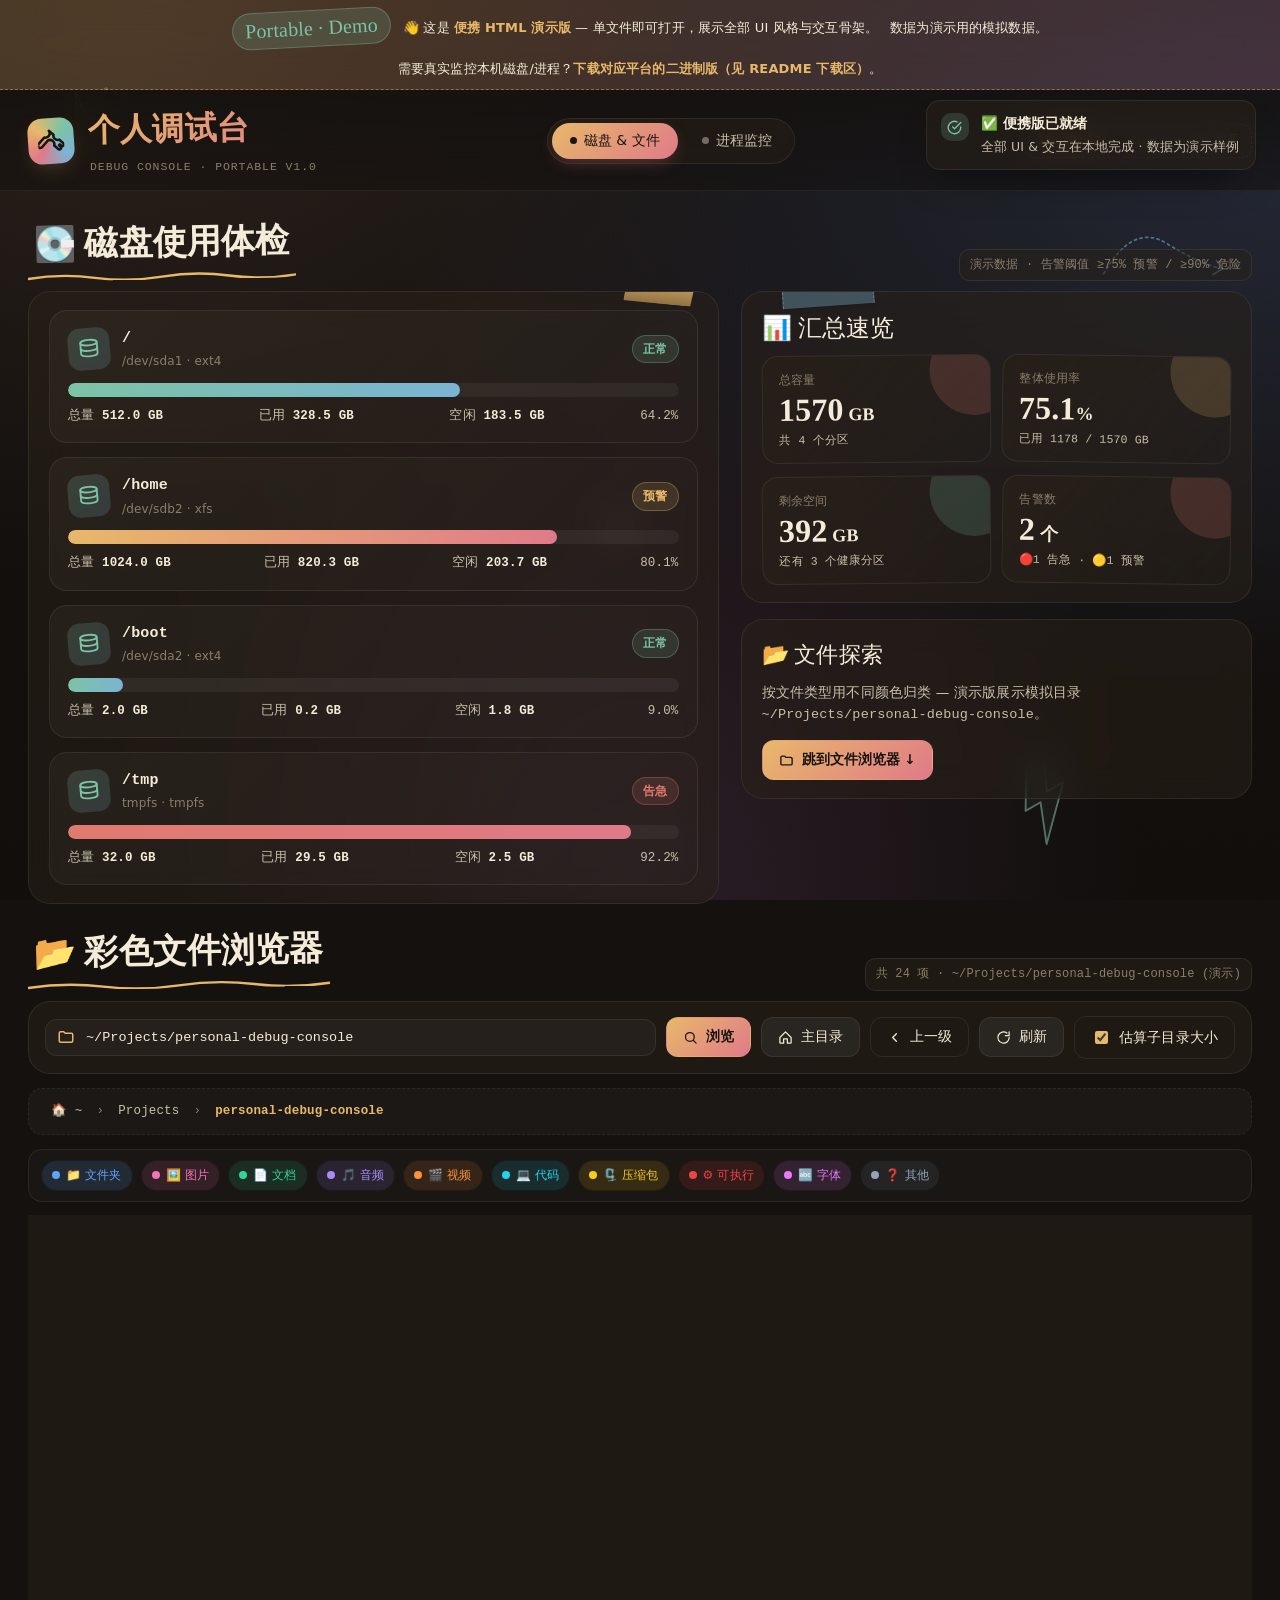
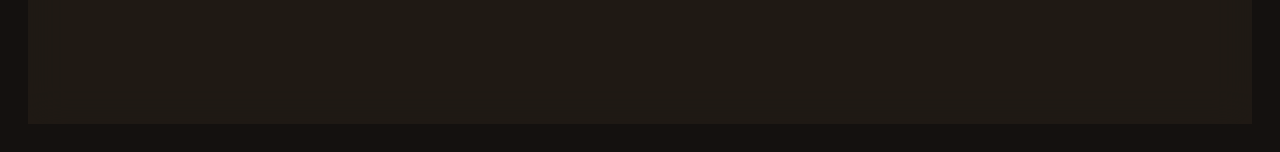
<file: PersonalDebugConsole-portable.html>
<!DOCTYPE html>
<html lang="zh-CN">
<head>
  <meta charset="UTF-8" />
  <meta name="viewport" content="width=device-width, initial-scale=1.0" />
  <title>个人调试台 · Portable 便携版（演示）</title>
  <link rel="icon" href="data:image/svg+xml;utf8,<svg xmlns='http://www.w3.org/2000/svg' viewBox='0 0 64 64'><rect width='64' height='64' rx='14' fill='%23e8b86a'/><path d='M18 44 L28 34 L18 24 M32 44 L46 44' stroke='%231a1411' stroke-width='5' stroke-linecap='round' stroke-linejoin='round' fill='none'/></svg>" />
  <style>
/* ==============================================================
   个人调试台 · Web UI 样式 —— 便携版内联 CSS
   设计方向：暗夜暖调 + 手绘涂鸦装饰 + 不干胶贴纸风卡片
   ============================================================== */

:root {
  --bg-0: #14110f; --bg-1: #1c1713; --bg-2: #27201a;
  --ink: #f4ecd8; --ink-soft: #c9bfab; --ink-dim: #8a7f6c;
  --accent-gold: #e8b86a; --accent-rose: #e07a88; --accent-mint: #7dc3a5;
  --accent-sky: #7bb4d4; --accent-lavender: #b097d4;
  --ok: #7dc3a5; --warn: #e8b86a; --danger: #e07a6e; --unknown: #8a7f6c;
  --glass-bg: rgba(40, 33, 27, 0.55);
  --glass-border: rgba(244, 236, 216, 0.08);
  --glass-blur: blur(18px) saturate(120%);
  --font-ui: 'Inter', 'PingFang SC', 'Microsoft Yahei', system-ui, sans-serif;
  --font-hand: 'Caveat', 'Kaiti', 'STKaiti', cursive;
  --font-mono: 'JetBrains Mono', 'Fira Code', ui-monospace, monospace;
  --radius-loose: 22px; --radius-tight: 12px;
}
/* 便携版自带字体回退（手写体用楷体模拟，无需联网 Google Fonts） */
@font-face {
  font-family: 'Caveat Fallback';
  src: local('Caveat'), local('Kaiti'), local('STKaiti');
  font-display: swap;
}
:root { --font-hand: 'Caveat', 'Caveat Fallback', 'Kaiti', 'STKaiti', cursive; }

* { box-sizing: border-box; }
html, body { height: 100%; }
body {
  margin: 0; font-family: var(--font-ui); color: var(--ink);
  background: var(--bg-0); overflow-x: hidden; line-height: 1.55; letter-spacing: 0.01em;
}
body::before {
  content:""; position:fixed; inset:0; z-index:-3;
  background:
    radial-gradient(ellipse at 10% 0%, #2b211b 0%, transparent 45%),
    radial-gradient(ellipse at 100% 20%, #222633 0%, transparent 50%),
    radial-gradient(ellipse at 50% 100%, #2a1d26 0%, transparent 55%),
    linear-gradient(180deg, #14110f 0%, #100d0b 100%);
}
body::after {
  content:""; position:fixed; inset:0; z-index:-2; pointer-events:none;
  background-image: url("data:image/svg+xml;utf8,<svg xmlns='http://www.w3.org/2000/svg' width='260' height='260'><filter id='n'><feTurbulence type='fractalNoise' baseFrequency='0.9' numOctaves='2' stitchTiles='stitch'/><feColorMatrix values='0 0 0 0 0.95  0 0 0 0 0.9  0 0 0 0 0.8  0 0 0 0.05 0'/></filter><rect width='100%' height='100%' filter='url(%23n)'/></svg>");
  opacity: 0.35; mix-blend-mode: overlay;
}

/* 横幅：便携版提示 */
.portable-banner {
  position: sticky; top: 0; z-index: 50;
  padding: 10px 28px;
  background: linear-gradient(135deg, rgba(232,184,106,0.18), rgba(224,122,136,0.18));
  border-bottom: 1px dashed rgba(232,184,106,0.45);
  color: var(--ink);
  font-size: 13px;
  display: flex; align-items: center; gap: 12px; justify-content: center;
  flex-wrap: wrap;
  backdrop-filter: var(--glass-blur);
}
.portable-banner b { color: var(--accent-gold); }
.portable-banner .tag {
  font-family: var(--font-hand); font-size: 20px;
  padding: 2px 12px; border-radius: 999px;
  background: rgba(125,195,165,0.18); color: var(--accent-mint);
  border: 1px solid rgba(125,195,165,0.35);
  transform: rotate(-3deg); display: inline-block;
}

/* 涂鸦装饰 */
.doodles { position: fixed; inset: 0; z-index: -1; pointer-events: none; overflow: hidden; }
.doodles svg { position: absolute; opacity: 0.55; }
.doodles .d1 { top: 80px;  left: 3%;   width: 90px;  transform: rotate(-12deg); }
.doodles .d2 { top: 220px; right: 4%;  width: 130px; transform: rotate(8deg); }
.doodles .d3 { bottom: 10%; left: 8%;  width: 70px;  transform: rotate(160deg); }
.doodles .d4 { bottom: 6%;  right: 14%; width: 110px; transform: rotate(-30deg); }
.doodles .d5 { top: 55%;   left: 46%;  width: 60px;  transform: rotate(45deg); opacity: .3; }

/* 头 */
.topbar {
  position: sticky; top: 42px; z-index: 40;
  backdrop-filter: var(--glass-blur); -webkit-backdrop-filter: var(--glass-blur);
  background: linear-gradient(180deg, rgba(20,17,15,.85), rgba(20,17,15,.55));
  border-bottom: 1px solid var(--glass-border);
}
.topbar-inner {
  max-width: 1400px; margin: 0 auto; padding: 16px 28px 14px;
  display: flex; align-items: center; gap: 18px;
  justify-content: space-between; flex-wrap: wrap;
}
.brand { display: flex; align-items: center; gap: 14px; }
.brand-logo {
  width: 46px; height: 46px; border-radius: 14px;
  background: conic-gradient(from 220deg, var(--accent-rose), var(--accent-gold), var(--accent-mint), var(--accent-sky), var(--accent-rose));
  display: grid; place-items: center;
  box-shadow: 0 8px 24px -10px rgba(232,184,106,0.4);
  transform: rotate(-4deg); transition: transform .3s ease;
}
.brand:hover .brand-logo { transform: rotate(2deg) scale(1.05); }
.brand-logo svg { width: 26px; height: 26px; color: #1a1411; }
.brand-title h1 {
  margin: 0; font-family: var(--font-hand); font-weight: 700; font-size: 32px;
  background: linear-gradient(135deg, var(--accent-gold), var(--accent-rose));
  -webkit-background-clip: text; background-clip: text; color: transparent;
  transform: rotate(-1deg); transform-origin: left center;
}
.brand-title p {
  margin: 2px 0 0 2px; color: var(--ink-dim); font-family: var(--font-mono);
  font-size: 11.5px; letter-spacing: 0.08em; text-transform: uppercase;
}
.tabs { display: flex; gap: 6px; padding: 4px; background: var(--glass-bg);
  border: 1px solid var(--glass-border); border-radius: 999px; backdrop-filter: var(--glass-blur); }
.tab-btn {
  appearance: none; border: 0; cursor: pointer; padding: 9px 18px; border-radius: 999px;
  background: transparent; color: var(--ink-soft); font-family: inherit; font-size: 14px; font-weight: 500;
  transition: all .2s ease; display: inline-flex; align-items: center; gap: 7px;
}
.tab-btn .dot { width: 7px; height: 7px; border-radius: 50%; background: currentColor; opacity: .5; }
.tab-btn:hover { color: var(--ink); background: rgba(255,255,255,0.04); }
.tab-btn.active {
  background: linear-gradient(135deg, var(--accent-gold), var(--accent-rose));
  color: #1a1411; box-shadow: 0 6px 18px -6px rgba(224,122,136,0.4);
}
.tab-btn.active .dot { opacity: 1; color: #1a1411; }
.clock {
  font-family: var(--font-mono); font-size: 13px; color: var(--ink-dim);
  padding: 6px 12px; border: 1px dashed rgba(232,184,106,0.3); border-radius: 10px;
}
.clock b { color: var(--accent-gold); font-weight: 600; }

/* 主区 */
main { max-width: 1400px; margin: 0 auto; padding: 28px; display: grid; gap: 22px; }
.section-head {
  display: flex; align-items: flex-end; justify-content: space-between;
  margin-bottom: 10px; flex-wrap: wrap; gap: 12px;
}
.section-head h2 {
  margin: 0; font-family: var(--font-hand); font-size: 34px; font-weight: 700; color: var(--ink);
  position: relative; padding: 0 6px 10px; transform: rotate(-1deg); transform-origin: left bottom;
}
.section-head h2::after {
  content:""; position:absolute; left:0; right:0; bottom:0; height:8px;
  background-image: url("data:image/svg+xml;utf8,<svg xmlns='http://www.w3.org/2000/svg' viewBox='0 0 200 8' preserveAspectRatio='none'><path d='M0 5 Q 25 0 50 5 T 100 5 T 150 5 T 200 5' stroke='%23e8b86a' stroke-width='2.4' fill='none' stroke-linecap='round'/></svg>");
  background-size: 100% 100%; background-repeat: no-repeat;
}
.section-head .sub {
  font-size: 12px; color: var(--ink-dim); font-family: var(--font-mono);
  padding: 6px 10px; background: var(--glass-bg); border: 1px solid var(--glass-border); border-radius: 10px;
}

/* 玻璃卡 */
.glass {
  background: var(--glass-bg); border: 1px solid var(--glass-border);
  border-radius: var(--radius-loose); backdrop-filter: var(--glass-blur); -webkit-backdrop-filter: var(--glass-blur);
  padding: 18px 20px; position: relative; overflow: hidden;
}
.glass.sticker::before {
  content:""; position:absolute; top:-10px; right:24px; width:70px; height:22px;
  background: linear-gradient(180deg, rgba(232,184,106,0.85), rgba(232,184,106,0.55));
  box-shadow: 0 4px 12px -4px rgba(0,0,0,0.35); transform: rotate(5deg);
  clip-path: polygon(4% 0, 100% 4%, 96% 100%, 0 96%);
}
.glass.tape::after {
  content:""; position:absolute; top:-12px; left:40px; width:90px; height:26px;
  background: rgba(123, 180, 212, 0.35); transform: rotate(-4deg);
  box-shadow: 0 2px 6px -2px rgba(0,0,0,0.2);
  border-left: 1px dashed rgba(255,255,255,0.25); border-right: 1px dashed rgba(255,255,255,0.25);
}

.dashboard { display: grid; grid-template-columns: 1.35fr 1fr; gap: 22px; }
@media (max-width: 980px) { .dashboard { grid-template-columns: 1fr; } }

/* 磁盘 */
.disk-card + .disk-card { margin-top: 14px; }
.disk-card {
  background: linear-gradient(135deg, rgba(244,236,216,0.04), rgba(244,236,216,0.01));
  border: 1px solid var(--glass-border); border-radius: 18px; padding: 16px 18px;
  transition: transform .25s ease, border-color .25s;
}
.disk-card:hover { transform: translateY(-2px) rotate(-0.3deg); border-color: rgba(232,184,106,0.25); }
.disk-head { display: flex; align-items: center; justify-content: space-between; margin-bottom: 12px; }
.disk-mount { display: flex; align-items: center; gap: 12px; }
.disk-icon {
  width: 42px; height: 42px; border-radius: 12px;
  background: linear-gradient(135deg, rgba(125,195,165,0.2), rgba(123,180,212,0.18));
  display: grid; place-items: center; transform: rotate(-5deg);
}
.disk-icon svg { width: 22px; height: 22px; color: var(--accent-mint); }
.disk-info .mp { font-family: var(--font-mono); font-weight: 600; color: var(--ink); font-size: 15px; }
.disk-info .fs { font-size: 12px; color: var(--ink-dim); margin-top: 2px; }
.disk-status {
  padding: 4px 10px; border-radius: 999px; font-size: 12px; font-weight: 600;
  background: rgba(125,195,165,0.14); color: var(--ok); border: 1px solid rgba(125,195,165,0.3);
}
.disk-status.warn { background: rgba(232,184,106,0.14); color: var(--warn); border-color: rgba(232,184,106,0.3); }
.disk-status.danger { background: rgba(224,122,110,0.14); color: var(--danger); border-color: rgba(224,122,110,0.3); animation: blink 1.6s ease-in-out infinite; }
@keyframes blink { 0%,100% { opacity:1;} 50% { opacity: 0.55;} }
.disk-bar {
  position: relative; height: 14px; border-radius: 999px;
  background: rgba(255,255,255,0.05); overflow: hidden; margin: 6px 0 10px;
}
.disk-bar-fill {
  position: absolute; top:0; left:0; bottom:0; border-radius: 999px;
  background: linear-gradient(90deg, var(--accent-mint), var(--accent-sky));
  transition: width .6s cubic-bezier(.3,.8,.2,1);
}
.disk-bar-fill.warn { background: linear-gradient(90deg, var(--accent-gold), var(--accent-rose)); }
.disk-bar-fill.danger { background: linear-gradient(90deg, var(--danger), var(--accent-rose)); }
.disk-stats {
  display: flex; justify-content: space-between; gap: 10px; flex-wrap: wrap;
  font-family: var(--font-mono); font-size: 12.5px; color: var(--ink-soft);
}
.disk-stats b { color: var(--ink); font-weight: 600; }

/* 统计卡 */
.stat-grid { display: grid; grid-template-columns: repeat(2, 1fr); gap: 12px; }
@media (max-width: 520px) { .stat-grid { grid-template-columns: 1fr; } }
.stat-card {
  border-radius: 16px; padding: 14px 16px;
  background: linear-gradient(135deg, var(--bg-2), transparent);
  border: 1px solid var(--glass-border);
  position: relative; overflow: hidden;
  transform: rotate(-0.6deg); transition: transform .25s;
}
.stat-card:nth-child(2n) { transform: rotate(0.8deg); }
.stat-card:hover { transform: rotate(0) translateY(-2px); }
.stat-card .lbl { font-size: 12px; color: var(--ink-dim); }
.stat-card .val {
  font-family: var(--font-hand); font-weight: 700; font-size: 32px; margin-top: 4px;
  color: var(--ink); line-height: 1;
}
.stat-card .sublabel { font-size: 11.5px; color: var(--ink-soft); margin-top: 6px; font-family: var(--font-mono); }
.stat-card::before {
  content:""; position:absolute; right:-30px; top:-30px; width:90px; height:90px; border-radius:50%; opacity:0.18;
}
.stat-card.ok::before { background: var(--ok); }
.stat-card.warn::before { background: var(--warn); }
.stat-card.danger::before{ background: var(--danger); }
.stat-card.info::before  { background: var(--accent-sky); }

/* 工具条 */
.toolbar {
  display: flex; gap: 10px; align-items: center; flex-wrap: wrap;
  padding: 14px 16px; background: var(--glass-bg); border: 1px solid var(--glass-border);
  border-radius: var(--radius-loose); margin-bottom: 14px;
}
.toolbar .path-input { flex: 1 1 360px; min-width: 240px; position: relative; }
.toolbar input[type=text], .toolbar select {
  width: 100%; padding: 10px 14px 10px 40px; border-radius: 12px;
  border: 1px solid var(--glass-border); background: rgba(255,255,255,0.03);
  color: var(--ink); font-family: var(--font-mono); font-size: 13.5px; outline: none;
  transition: border-color .2s, box-shadow .2s;
}
.toolbar .path-input svg { position: absolute; left: 12px; top: 50%; transform: translateY(-50%); width: 18px; height: 18px; color: var(--accent-gold); }
.toolbar input:focus { border-color: var(--accent-gold); box-shadow: 0 0 0 4px rgba(232,184,106,0.12); }
.btn {
  appearance: none; border: 0; cursor: pointer; padding: 10px 16px; border-radius: 12px;
  background: rgba(255,255,255,0.05); color: var(--ink);
  font-family: inherit; font-size: 13.5px; font-weight: 500;
  display: inline-flex; align-items: center; gap: 8px; border: 1px solid var(--glass-border);
  transition: all .18s ease; white-space: nowrap;
}
.btn svg { width: 15px; height: 15px; }
.btn:hover { background: rgba(255,255,255,0.1); transform: translateY(-1px); }
.btn.primary {
  background: linear-gradient(135deg, var(--accent-gold), var(--accent-rose));
  color: #1a1411; border-color: transparent; font-weight: 600;
}
.btn.primary:hover { box-shadow: 0 10px 24px -10px rgba(224,122,136,0.5); }
.btn.ghost { background: transparent; }
.btn:disabled { opacity: .45; cursor: not-allowed; transform: none !important; }

.path-crumbs {
  display: flex; align-items: center; gap: 6px; flex-wrap: wrap;
  padding: 10px 14px; margin-bottom: 14px; background: rgba(255,255,255,0.03);
  border: 1px dashed rgba(244,236,216,0.08); border-radius: 14px;
  font-family: var(--font-mono); font-size: 12.5px;
}
.path-crumbs .crumb { color: var(--ink-soft); cursor: pointer; padding: 3px 8px; border-radius: 6px; transition: background .2s, color .2s; }
.path-crumbs .crumb:hover { color: var(--accent-gold); background: rgba(232,184,106,0.08); }
.path-crumbs .sep { color: var(--ink-dim); }
.path-crumbs .current { color: var(--accent-gold); font-weight: 600; }

.legend { display: flex; gap: 8px; flex-wrap: wrap; margin-bottom: 14px;
  padding: 10px 12px; border-radius: 14px; background: rgba(255,255,255,0.025);
  border: 1px solid var(--glass-border); }
.legend-item {
  display: inline-flex; align-items: center; gap: 6px;
  padding: 5px 10px; border-radius: 999px; font-size: 12px;
  background: var(--cat-bg); color: var(--cat-color);
  border: 1px solid rgba(0,0,0,0.3);
}
.legend-item .swatch { width: 8px; height: 8px; border-radius: 50%; background: var(--cat-color); }

.file-grid {
  display: grid; grid-template-columns: repeat(auto-fill, minmax(240px, 1fr)); gap: 10px;
}
.file-item {
  position: relative; padding: 12px 14px; border-radius: 14px;
  background: linear-gradient(135deg, rgba(255,255,255,0.03), rgba(255,255,255,0.01));
  border: 1px solid var(--glass-border); cursor: default;
  transition: transform .2s ease, border-color .2s, box-shadow .2s;
  display: flex; align-items: center; gap: 12px;
}
.file-item:nth-child(5n)    { transform: rotate(-0.7deg); }
.file-item:nth-child(5n+2)  { transform: rotate(0.5deg); }
.file-item:nth-child(5n+4)  { transform: rotate(-0.35deg); }
.file-item:hover {
  transform: rotate(0) translateY(-2px);
  box-shadow: 0 12px 28px -12px rgba(232,184,106,0.25);
  z-index: 2;
}
.file-item .fi-icon {
  flex: 0 0 44px; width: 44px; height: 44px; border-radius: 12px;
  display: grid; place-items: center;
  background: var(--fi-bg); font-size: 22px;
  border: 1px solid rgba(0,0,0,0.25);
}
.file-item .fi-body { min-width: 0; flex: 1; }
.file-item .fi-name {
  font-size: 13.5px; font-weight: 500; color: var(--ink);
  white-space: nowrap; overflow: hidden; text-overflow: ellipsis;
}
.file-item .fi-meta {
  display: flex; justify-content: space-between; margin-top: 4px;
  font-family: var(--font-mono); font-size: 11.5px; color: var(--ink-dim); gap: 8px;
}
.file-item .fi-meta b { color: var(--fi-color); font-weight: 600; }

/* 进程 */
.proc-toolbar { display: flex; gap: 10px; align-items: center; justify-content: space-between; flex-wrap: wrap; margin-bottom: 12px; }
.proc-filters { display: flex; gap: 10px; align-items: center; flex-wrap: wrap; }
.proc-count { font-family: var(--font-mono); font-size: 12px; color: var(--ink-soft); padding: 5px 10px; border: 1px solid var(--glass-border); border-radius: 10px; }
.chips { display: inline-flex; flex-wrap: wrap; gap: 6px; }
.chip {
  font-size: 12px; padding: 4px 10px; border-radius: 999px;
  border: 1px solid var(--glass-border); background: rgba(255,255,255,0.03);
  color: var(--ink-soft); cursor: pointer; transition: all .2s;
}
.chip:hover { color: var(--ink); border-color: rgba(255,255,255,0.15); }
.chip.active { color: var(--ink); border-color: var(--chip-color, var(--accent-gold)); background: var(--bg); }

.proc-search-wrap { position: relative; }
.proc-search-wrap input {
  padding: 10px 14px 10px 40px; width: 320px; border-radius: 12px;
  border:1px solid var(--glass-border); background: rgba(255,255,255,0.03);
  color: var(--ink); font-family:var(--font-mono); font-size:13px; outline:none;
}
.proc-search-wrap svg { position:absolute; left:12px; top:50%; transform:translateY(-50%); width:16px; height:16px; color:var(--accent-gold); }

.proc-table-wrap {
  border-radius: var(--radius-tight); border: 1px solid var(--glass-border);
  overflow: auto; max-height: 65vh; background: rgba(0,0,0,0.2);
}
.proc-table { width: 100%; border-collapse: separate; border-spacing: 0; font-size: 13px; }
.proc-table thead th {
  position: sticky; top: 0; z-index: 2;
  text-align: left; padding: 12px 14px;
  background: linear-gradient(180deg, var(--bg-2), #1a1411);
  color: var(--ink-soft); font-family: var(--font-mono);
  font-weight: 500; font-size: 11.5px; letter-spacing: 0.06em; text-transform: uppercase;
  border-bottom: 1px solid var(--glass-border); user-select: none; white-space: nowrap;
}
.proc-table thead th:hover { color: var(--accent-gold); }
.proc-table tbody td { padding: 10px 14px; border-bottom: 1px solid rgba(255,255,255,0.03); vertical-align: middle; }
.proc-table tbody tr:hover { background: rgba(255,255,255,0.03); }
.proc-table td.num, .proc-table th.num { text-align: right; font-variant-numeric: tabular-nums; }
.proc-table .proc-name-cell { display: flex; align-items: center; gap: 10px; }
.proc-table .dot-cat {
  width: 10px; height: 10px; border-radius: 50%;
  box-shadow: 0 0 0 3px rgba(0,0,0,0.18);
}
.proc-table .pname { font-weight: 500; color: var(--ink); }
.proc-table .pid { color: var(--ink-dim); font-family: var(--font-mono); font-size: 11.5px; }
.proc-table .cat-chip {
  display: inline-flex; align-items: center; gap: 6px;
  padding: 3px 9px; border-radius: 999px;
  font-size: 11.5px; font-weight: 500; color: var(--c);
  border: 1px solid rgba(0,0,0,0.25); background: var(--bg);
}
.proc-table .bar { position: relative; width: 100%; height: 6px; border-radius: 999px; background: rgba(255,255,255,0.06); overflow: hidden; }
.proc-table .bar span {
  position: absolute; inset: 0 auto 0 0;
  background: linear-gradient(90deg, var(--c), #fff);
  border-radius: 999px;
}
.proc-table .reason {
  font-family: var(--font-mono); font-size: 11.5px; color: var(--ink-dim);
  max-width: 260px; overflow: hidden; text-overflow: ellipsis; white-space: nowrap;
}

/* Toast */
.toast-wrap { position: fixed; top: 100px; right: 24px; z-index: 200; display: flex; flex-direction: column; gap: 10px; pointer-events: none; }
.toast {
  min-width: 260px; max-width: 360px; padding: 12px 16px 12px 14px; border-radius: 14px;
  background: var(--glass-bg); border: 1px solid var(--glass-border);
  backdrop-filter: var(--glass-blur); -webkit-backdrop-filter: var(--glass-blur);
  color: var(--ink); font-size: 13.5px; box-shadow: 0 20px 40px -20px rgba(0,0,0,0.6);
  display: flex; align-items: flex-start; gap: 12px; animation: toast-in .35s cubic-bezier(.3,.8,.2,1);
  pointer-events: auto;
}
.toast.closing { animation: toast-out .3s forwards; }
.toast .ico {
  flex: 0 0 28px; width: 28px; height: 28px; border-radius: 10px;
  display: grid; place-items: center;
  background: rgba(125,195,165,0.18); color: var(--ok);
}
.toast.warn .ico { background: rgba(232,184,106,0.2); color: var(--warn); }
.toast.error .ico { background: rgba(224,122,110,0.2); color: var(--danger); }
.toast .ico svg { width: 15px; height: 15px; }
.toast b { color: var(--ink); font-weight: 600; display: block; margin-bottom: 2px; }
.toast span { color: var(--ink-soft); font-size: 12.5px; }
@keyframes toast-in { from { transform: translateX(18px) scale(0.96); opacity: 0; } to   { transform: translateX(0)    scale(1);    opacity: 1; } }
@keyframes toast-out { to { transform: translateX(40px) scale(0.95); opacity: 0; } }

/* 空状态 */
.empty-state { padding: 50px 20px; text-align: center; color: var(--ink-dim); }
.empty-state .icon { font-size: 44px; margin-bottom: 10px; display: inline-block; transform: rotate(-8deg); filter: grayscale(0.3); }
.empty-state b { display: block; color: var(--ink-soft); font-weight: 600; margin-bottom: 4px; }
.empty-state small { font-family: var(--font-mono); font-size: 12px; opacity: 0.8; }

.page { display: none; }
.page.active { display: block; animation: page-in .35s ease; }
@keyframes page-in { from { opacity: 0; transform: translateY(6px); } to { opacity: 1; transform: translateY(0); } }

/* 汇总横条 */
.stack {
  display: flex; height: 14px; border-radius: 999px; overflow: hidden;
  background: rgba(255,255,255,0.04); border: 1px solid var(--glass-border); margin: 10px 0 8px;
}
.stack span { height: 100%; transition: width .6s cubic-bezier(.3,.8,.2,1); }
.legend-row {
  display: flex; justify-content: space-between;
  font-size: 12px; color: var(--ink-soft);
  padding: 3px 2px; font-family: var(--font-mono);
}
.legend-row b { color: var(--c, var(--ink)); font-weight: 600; }
  </style>
</head>
<body>

  <!-- 便携版提示横幅 -->
  <div class="portable-banner" role="note">
    <span class="tag">Portable · Demo</span>
    <span>👋 这是 <b>便携 HTML 演示版</b> — 单文件即可打开，展示全部 UI 风格与交互骨架。</span>
    <span>数据为演示用的模拟数据。</span>
    <span>需要真实监控本机磁盘/进程？<b>下载对应平台的二进制版（见 README 下载区）</b>。</span>
  </div>

  <!-- 手绘涂鸦装饰层 -->
  <div class="doodles" aria-hidden="true">
    <svg class="d1" viewBox="0 0 120 120"><g fill="none" stroke="#e8b86a" stroke-width="2" stroke-linecap="round"><path d="M60 14 L66 50 L102 56 L66 62 L60 98 L54 62 L18 56 L54 50 Z" fill="rgba(232,184,106,0.12)"/><circle cx="100" cy="20" r="2" fill="#e8b86a"/><circle cx="10" cy="90" r="1.6" fill="#e8b86a"/></g></svg>
    <svg class="d2" viewBox="0 0 180 110"><g fill="none" stroke="#7bb4d4" stroke-width="2.4" stroke-linecap="round"><path d="M10 86 Q 40 10 90 32 T 170 56" stroke-dasharray="3 5"/><path d="M162 46 L172 56 L160 66"/></g></svg>
    <svg class="d3" viewBox="0 0 90 90"><circle cx="45" cy="45" r="34" fill="none" stroke="#b097d4" stroke-width="2" stroke-dasharray="2 5"/></svg>
    <svg class="d4" viewBox="0 0 140 120"><g fill="none" stroke="#7dc3a5" stroke-width="2.4" stroke-linecap="round" stroke-linejoin="round"><path d="M70 10 L40 60 L62 60 L42 110 L100 52 L76 52 L96 10 Z" fill="rgba(125,195,165,0.1)"/></g></svg>
    <svg class="d5" viewBox="0 0 60 60"><g fill="rgba(224,122,136,0.25)" stroke="#e07a88" stroke-width="1.6"><circle cx="30" cy="14" r="7"/><circle cx="46" cy="30" r="7"/><circle cx="30" cy="46" r="7"/><circle cx="14" cy="30" r="7"/><circle cx="30" cy="30" r="6" fill="#e8b86a"/></g></svg>
  </div>

  <!-- 顶栏 -->
  <header class="topbar">
    <div class="topbar-inner">
      <div class="brand">
        <div class="brand-logo">
          <svg viewBox="0 0 24 24" fill="none" stroke="currentColor" stroke-width="2.4" stroke-linecap="round" stroke-linejoin="round"><path d="M14.7 6.3a4 4 0 0 0 5 5l3.7 3.7a1.5 1.5 0 0 1-2.1 2.1l-1.4-1.4-.8.8 1.4 1.4a1.5 1.5 0 0 1-2.1 2.1l-3.7-3.7a4 4 0 0 0-5.9-4.7L3.6 17a2.2 2.2 0 1 1-3.1-3.1l5.5-5.5a4 4 0 0 0 4.7-5.9l.9.9z"/></svg>
        </div>
        <div class="brand-title">
          <h1>个人调试台</h1>
          <p>Debug Console · Portable v1.0</p>
        </div>
      </div>
      <nav class="tabs" role="tablist">
        <button class="tab-btn active" data-page="disk"><span class="dot"></span>磁盘 &amp; 文件</button>
        <button class="tab-btn" data-page="proc"><span class="dot"></span>进程监控</button>
      </nav>
      <div class="clock" id="clock"><span>加载中…</span></div>
    </div>
  </header>

  <main>
    <!-- 页面一：磁盘 & 文件 -->
    <section class="page active" id="page-disk">
      <div class="section-head">
        <h2>💽 磁盘使用体检</h2>
        <span class="sub">演示数据 · 告警阈值 ≥75% 预警 / ≥90% 危险</span>
      </div>
      <div class="dashboard">
        <div class="glass sticker">
          <div id="disk-list"></div>
        </div>
        <div style="display:flex;flex-direction:column;gap:16px;">
          <div class="glass tape" id="disk-summary">
            <div style="font-family: var(--font-hand); font-size:24px; color: var(--ink); margin-bottom:8px;">📊 汇总速览</div>
            <div class="stat-grid" id="disk-stat-grid"></div>
          </div>
          <div class="glass">
            <div style="font-family: var(--font-hand); font-size:22px; margin-bottom:10px;">📂 文件探索</div>
            <div style="color:var(--ink-soft);font-size:13.5px;margin-bottom:14px;">
              按文件类型用不同颜色归类 — 演示版展示模拟目录 <code>~/Projects/personal-debug-console</code>。
            </div>
            <button class="btn primary" onclick="document.getElementById('browser-anchor').scrollIntoView({behavior:'smooth'})">
              <svg viewBox="0 0 24 24" fill="none" stroke="currentColor" stroke-width="2.2" stroke-linecap="round" stroke-linejoin="round"><path d="M3 7a2 2 0 0 1 2-2h4l2 2h8a2 2 0 0 1 2 2v8a2 2 0 0 1-2 2H5a2 2 0 0 1-2-2z"/></svg>
              跳到文件浏览器 ↓
            </button>
          </div>
        </div>
      </div>

      <div id="browser-anchor" style="margin-top:24px"></div>

      <div class="section-head">
        <h2>📂 彩色文件浏览器</h2>
        <span class="sub" id="browser-count">—</span>
      </div>

      <div class="toolbar">
        <div class="path-input">
          <svg viewBox="0 0 24 24" fill="none" stroke="currentColor" stroke-width="2" stroke-linecap="round" stroke-linejoin="round"><path d="M3 7a2 2 0 0 1 2-2h4l2 2h8a2 2 0 0 1 2 2v8a2 2 0 0 1-2 2H5a2 2 0 0 1-2-2z"/></svg>
          <input type="text" id="path-input" value="~/Projects/personal-debug-console" spellcheck="false"/>
        </div>
        <button class="btn primary" id="btn-browse">
          <svg viewBox="0 0 24 24" fill="none" stroke="currentColor" stroke-width="2" stroke-linecap="round" stroke-linejoin="round"><circle cx="11" cy="11" r="7"/><path d="m21 21-4.3-4.3"/></svg>
          浏览
        </button>
        <button class="btn" id="btn-home" title="回到主目录">
          <svg viewBox="0 0 24 24" fill="none" stroke="currentColor" stroke-width="2" stroke-linecap="round" stroke-linejoin="round"><path d="M3 12 12 3l9 9v8a1 1 0 0 1-1 1h-5v-7h-6v7H4a1 1 0 0 1-1-1z"/></svg>
          主目录
        </button>
        <button class="btn ghost" id="btn-up" title="上级目录">
          <svg viewBox="0 0 24 24" fill="none" stroke="currentColor" stroke-width="2" stroke-linecap="round" stroke-linejoin="round"><path d="m15 18-6-6 6-6"/></svg>
          上一级
        </button>
        <button class="btn" id="btn-refresh" title="刷新">
          <svg viewBox="0 0 24 24" fill="none" stroke="currentColor" stroke-width="2" stroke-linecap="round" stroke-linejoin="round"><path d="M21 12a9 9 0 1 1-3.5-7.1"/><path d="M21 3v6h-6"/></svg>
          刷新
        </button>
        <label class="btn ghost" style="cursor:pointer;">
          <input type="checkbox" id="chk-dirsize" checked style="accent-color: var(--accent-gold);"> 估算子目录大小
        </label>
      </div>

      <div class="path-crumbs" id="path-crumbs"></div>
      <div class="legend" id="file-legend"></div>

      <div class="glass" style="padding:18px;">
        <div id="file-grid" class="file-grid"></div>
      </div>
    </section>

    <!-- 页面二：进程监控 -->
    <section class="page" id="page-proc">
      <div class="section-head">
        <h2>🛰️ 后台服务扫描</h2>
        <span class="sub">演示数据 · 基于白名单 + 启发式的分类</span>
      </div>

      <div class="dashboard" style="grid-template-columns: 1fr 1.2fr;">
        <div class="glass sticker" id="proc-overview">
          <div style="font-family: var(--font-hand); font-size:24px; color: var(--ink); margin-bottom: 4px;">🧾 进程分类报告</div>
          <div style="font-size:12px; color:var(--ink-dim); font-family:var(--font-mono); margin-bottom:14px;">Process Classification · Demo Data</div>
          <div class="stack" id="proc-stack"></div>
          <div id="proc-stats" style="margin-top: 6px;"></div>
          <div style="display:flex; gap:10px; flex-wrap:wrap; margin-top: 18px;">
            <button class="btn primary" id="btn-refresh-proc">
              <svg viewBox="0 0 24 24" fill="none" stroke="currentColor" stroke-width="2" stroke-linecap="round" stroke-linejoin="round"><path d="M21 12a9 9 0 1 1-3.5-7.1"/><path d="M21 3v6h-6"/></svg>
              重新扫描
            </button>
            <button class="btn" id="btn-notify">
              <svg viewBox="0 0 24 24" fill="none" stroke="currentColor" stroke-width="2" stroke-linecap="round" stroke-linejoin="round"><path d="M6 8a6 6 0 0 1 12 0c0 7 3 9 3 9H3s3-2 3-9"/><path d="M10.3 21a1.94 1.94 0 0 0 3.4 0"/></svg>
              推送可疑项通知
            </button>
            <button class="btn ghost" id="btn-open-bad">
              <svg viewBox="0 0 24 24" fill="none" stroke="currentColor" stroke-width="2" stroke-linecap="round" stroke-linejoin="round"><path d="M3 7a2 2 0 0 1 2-2h4l2 2h8a2 2 0 0 1 2 2v8a2 2 0 0 1-2 2H5a2 2 0 0 1-2-2z"/></svg>
              仅看无益/可疑
            </button>
          </div>
        </div>
        <div class="stat-grid" id="proc-card-grid" style="grid-template-columns: repeat(2, 1fr);"></div>
      </div>

      <div class="section-head" style="margin-top:10px;">
        <h2>🔍 进程列表</h2>
        <span class="sub" id="proc-count-sub">演示数据</span>
      </div>

      <div class="proc-toolbar">
        <div class="proc-filters">
          <div class="proc-search-wrap">
            <input type="text" id="proc-search" placeholder="🔍 搜索进程名 / PID / 路径…"/>
            <svg viewBox="0 0 24 24" fill="none" stroke="currentColor" stroke-width="2" stroke-linecap="round" stroke-linejoin="round"><circle cx="11" cy="11" r="7"/><path d="m21 21-4.3-4.3"/></svg>
          </div>
          <div class="chips" id="proc-chips">
            <span class="chip active" data-cat="all" style="--chip-color:#f4ecd8;--bg:rgba(244,236,216,0.1);">全部</span>
            <span class="chip" data-cat="beneficial" style="--chip-color:#7dc3a5;--bg:rgba(125,195,165,0.12);">有益</span>
            <span class="chip" data-cat="unnecessary" style="--chip-color:#f97316;--bg:rgba(249,115,22,0.14);">无益/可疑</span>
            <span class="chip" data-cat="unknown" style="--chip-color:#94a3b8;--bg:rgba(148,163,184,0.12);">未知</span>
          </div>
        </div>
        <div class="proc-count" id="proc-count">共 — 条</div>
      </div>

      <div class="glass" style="padding: 0 !important;">
        <div class="proc-table-wrap">
          <table class="proc-table" id="proc-table">
            <thead>
              <tr>
                <th data-sort="name" style="width: 24%;">进程名</th>
                <th data-sort="category_label" style="width: 10%;">分类</th>
                <th data-sort="mem_rss_mb" class="num" style="width: 12%;">内存</th>
                <th style="width: 14%;">内存占比</th>
                <th data-sort="cpu_percent" class="num" style="width: 8%;">CPU %</th>
                <th style="width: 16%;">分类原因</th>
                <th data-sort="pid" class="num" style="width: 7%;">PID</th>
                <th style="width: 9%;">操作</th>
              </tr>
            </thead>
            <tbody id="proc-tbody"></tbody>
          </table>
        </div>
      </div>
    </section>
  </main>

  <div class="toast-wrap" id="toast-wrap" aria-live="polite"></div>

<script>
/* ================================================================
   个人调试台 · Portable 演示版逻辑（纯前端 + Mock 数据）
   无需任何后端 / 联网 — 双击即可在浏览器中打开。
   ================================================================ */

const $  = (sel, el = document) => el.querySelector(sel);
const $$ = (sel, el = document) => Array.from(el.querySelectorAll(sel));

function fmtBytes(bytes) {
  if (!bytes && bytes !== 0) return "—";
  const units = ["B", "KB", "MB", "GB", "TB"];
  let i = 0, n = bytes;
  while (n >= 1024 && i < units.length - 1) { n /= 1024; i++; }
  return `${n.toFixed(n >= 10 || i === 0 ? 0 : 1)} ${units[i]}`;
}
function fmtMB(mb) {
  if (!mb && mb !== 0) return "—";
  return mb >= 1024 ? `${(mb/1024).toFixed(2)} GB` : `${mb.toFixed(0)} MB`;
}
function escapeHtml(s) {
  return String(s).replace(/[&<>"']/g, ch =>
    ({ "&":"&amp;","<":"&lt;",">":"&gt;","\"":"&quot;","'":"&#39;" }[ch]));
}

// Toast
let toastIdSeq = 0;
function toast(title, message = "", type = "info", duration = 3800) {
  const icons = {
    info:  `<svg viewBox="0 0 24 24" fill="none" stroke="currentColor" stroke-width="2.2" stroke-linecap="round" stroke-linejoin="round"><circle cx="12" cy="12" r="10"/><path d="M12 16v-4M12 8h.01"/></svg>`,
    ok:    `<svg viewBox="0 0 24 24" fill="none" stroke="currentColor" stroke-width="2.2" stroke-linecap="round" stroke-linejoin="round"><path d="M22 11.08V12a10 10 0 1 1-5.93-9.14"/><path d="m9 11 3 3L22 4"/></svg>`,
    warn:  `<svg viewBox="0 0 24 24" fill="none" stroke="currentColor" stroke-width="2.2" stroke-linecap="round" stroke-linejoin="round"><path d="M10.29 3.86 1.82 18a2 2 0 0 0 1.71 3h16.94a2 2 0 0 0 1.71-3L13.71 3.86a2 2 0 0 0-3.42 0z"/><path d="M12 9v4M12 17h.01"/></svg>`,
    error: `<svg viewBox="0 0 24 24" fill="none" stroke="currentColor" stroke-width="2.2" stroke-linecap="round" stroke-linejoin="round"><circle cx="12" cy="12" r="10"/><path d="M15 9l-6 6M9 9l6 6"/></svg>`,
  };
  const el = document.createElement("div");
  el.className = `toast ${type === "info" ? "" : type}`;
  el.id = `toast-${++toastIdSeq}`;
  el.innerHTML = `<div class="ico">${icons[type] ?? icons.info}</div><div><b>${title}</b><span>${message}</span></div>`;
  $("#toast-wrap").appendChild(el);
  setTimeout(() => { el.classList.add("closing"); setTimeout(() => el.remove(), 320); }, duration);
}

// 时钟
function tickClock() {
  const pad = n => String(n).padStart(2, "0");
  const d = new Date();
  const weekdays = ["周日","周一","周二","周三","周四","周五","周六"];
  const html = `<b>${pad(d.getHours())}:${pad(d.getMinutes())}:${pad(d.getSeconds())}</b> · ${d.getFullYear()}-${pad(d.getMonth()+1)}-${pad(d.getDate())} ${weekdays[d.getDay()]}`;
  const el = $("#clock"); if (el) el.innerHTML = html;
}

// Tab 切换
$$(".tab-btn").forEach(btn => {
  btn.addEventListener("click", () => {
    $$(".tab-btn").forEach(b => b.classList.remove("active"));
    btn.classList.add("active");
    const page = btn.dataset.page;
    $$(".page").forEach(p => p.classList.remove("active"));
    $(`#page-${page}`).classList.add("active");
    window.scrollTo({ top: 0, behavior: "smooth" });
  });
});

/* ================= Mock 数据 ================= */

// 文件分类
const CATEGORIES = [
  { key: "folder",  icon: "📁", label: "文件夹",  color: "#60a5fa", bg: "rgba(96,165,250,0.14)" },
  { key: "image",   icon: "🖼️", label: "图片",    color: "#f472b6", bg: "rgba(244,114,182,0.12)" },
  { key: "doc",     icon: "📄", label: "文档",    color: "#34d399", bg: "rgba(52,211,153,0.12)" },
  { key: "audio",   icon: "🎵", label: "音频",    color: "#a78bfa", bg: "rgba(167,139,250,0.12)" },
  { key: "video",   icon: "🎬", label: "视频",    color: "#fb923c", bg: "rgba(251,146,60,0.12)" },
  { key: "code",    icon: "💻", label: "代码",    color: "#22d3ee", bg: "rgba(34,211,238,0.12)" },
  { key: "archive", icon: "🗜️", label: "压缩包",  color: "#facc15", bg: "rgba(250,204,21,0.12)" },
  { key: "exe",     icon: "⚙️", label: "可执行",  color: "#ef4444", bg: "rgba(239,68,68,0.12)" },
  { key: "font",    icon: "🔤", label: "字体",    color: "#e879f9", bg: "rgba(232,121,249,0.12)" },
  { key: "other",   icon: "❓", label: "其他",    color: "#94a3b8", bg: "rgba(148,163,184,0.1)" },
];

// 模拟磁盘
const MOCK_DISKS = [
  { mountpoint: "/",     device: "/dev/sda1", fstype: "ext4",  total_gb: 512,  used_gb: 328.5, free_gb: 183.5, percent: 64.2, status: "normal" },
  { mountpoint: "/home", device: "/dev/sdb2", fstype: "xfs",   total_gb: 1024, used_gb: 820.3, free_gb: 203.7, percent: 80.1, status: "warning" },
  { mountpoint: "/boot", device: "/dev/sda2", fstype: "ext4",  total_gb: 2,    used_gb: 0.18, free_gb: 1.82, percent: 9.0,  status: "normal" },
  { mountpoint: "/tmp",  device: "tmpfs",     fstype: "tmpfs", total_gb: 32,   used_gb: 29.5, free_gb: 2.5,  percent: 92.2, status: "danger" },
];

// 模拟文件
const MOCK_FILES = [
  { name: "backend",               is_dir: true,  category: "folder",  size_bytes: 0,           size_human: "📁 目录" },
  { name: "frontend",              is_dir: true,  category: "folder",  size_bytes: 0,           size_human: "📁 目录" },
  { name: "dist",                  is_dir: true,  category: "folder",  size_bytes: 0,           size_human: "📁 目录" },
  { name: "README.md",             is_dir: false, category: "doc",     size_bytes: 14320,       size_human: "14.0 KB" },
  { name: "LICENSE",               is_dir: false, category: "doc",     size_bytes: 1068,        size_human: "1.0 KB" },
  { name: ".gitignore",            is_dir: false, category: "doc",     size_bytes: 1240,        size_human: "1.2 KB" },
  { name: "requirements.txt",      is_dir: false, category: "code",    size_bytes: 220,         size_human: "220 B" },
  { name: "start.py",              is_dir: false, category: "code",    size_bytes: 6840,        size_human: "6.7 KB" },
  { name: "build.sh",              is_dir: false, category: "code",    size_bytes: 1180,        size_human: "1.2 KB" },
  { name: "build.bat",             is_dir: false, category: "code",    size_bytes: 1380,        size_human: "1.3 KB" },
  { name: "portable.html",         is_dir: false, category: "doc",     size_bytes: 98400,       size_human: "96.1 KB" },
  { name: "app.py",                is_dir: false, category: "code",    size_bytes: 8840,        size_human: "8.6 KB",  real_path: "backend/app.py" },
  { name: "cli.py",                is_dir: false, category: "code",    size_bytes: 12500,       size_human: "12.2 KB", real_path: "backend/cli.py" },
  { name: "index.html",            is_dir: false, category: "doc",     size_bytes: 22400,       size_human: "21.9 KB", real_path: "frontend/index.html" },
  { name: "style.css",             is_dir: false, category: "code",    size_bytes: 38800,       size_human: "37.9 KB", real_path: "frontend/css/style.css" },
  { name: "app.js",                is_dir: false, category: "code",    size_bytes: 34200,       size_human: "33.4 KB", real_path: "frontend/js/app.js" },
  { name: "个人调试台",             is_dir: false, category: "exe",     size_bytes: 24 * 1024*1024, size_human: "24.0 MB", real_path: "dist/个人调试台" },
  { name: "hero-banner.webp",      is_dir: false, category: "image",   size_bytes: 148000,      size_human: "144.5 KB" },
  { name: "promo-video.mp4",       is_dir: false, category: "video",   size_bytes: 48 * 1024**2, size_human: "48.0 MB" },
  { name: "bgm.opus",              is_dir: false, category: "audio",   size_bytes: 3.8 * 1024*1024, size_human: "3.8 MB" },
  { name: "release-v1.0.zip",      is_dir: false, category: "archive", size_bytes: 32 * 1024**2, size_human: "32.0 MB" },
  { name: "MonaspaceNeon.woff2",   is_dir: false, category: "font",    size_bytes: 124000,      size_human: "121.1 KB" },
  { name: "screenshot.png",        is_dir: false, category: "image",   size_bytes: 820000,      size_human: "800.8 KB" },
  { name: "notes.txt",             is_dir: false, category: "other",   size_bytes: 2400,        size_human: "2.3 KB" },
];

// 模拟进程
const MOCK_PROCS = [
  { pid: 1,    name: "systemd",            username: "root",     cpu_percent: 0.2, mem_rss_mb: 98,    category: "beneficial",  category_label: "🟢 有益", color: "#7dc3a5", bg: "rgba(125,195,165,0.12)", reason: "系统核心进程 · 白名单 T1" },
  { pid: 342,  name: "kthreadd",           username: "root",     cpu_percent: 0.1, mem_rss_mb: 0,     category: "beneficial",  category_label: "🟢 有益", color: "#7dc3a5", bg: "rgba(125,195,165,0.12)", reason: "内核任务 · 白名单 T1" },
  { pid: 1288, name: "NetworkManager",     username: "root",     cpu_percent: 0.4, mem_rss_mb: 38,    category: "beneficial",  category_label: "🟢 有益", color: "#7dc3a5", bg: "rgba(125,195,165,0.12)", reason: "网络管理服务 · 可信路径 /usr/bin" },
  { pid: 2104, name: "sshd",               username: "root",     cpu_percent: 0.1, mem_rss_mb: 12,    category: "beneficial",  category_label: "🟢 有益", color: "#7dc3a5", bg: "rgba(125,195,165,0.12)", reason: "远程登录守护 · 白名单 T2" },
  { pid: 3320, name: "gnome-shell",        username: "peter",    cpu_percent: 1.8, mem_rss_mb: 620,   category: "beneficial",  category_label: "🟢 有益", color: "#7dc3a5", bg: "rgba(125,195,165,0.12)", reason: "GNOME 桌面环境 · 白名单 T2" },
  { pid: 4201, name: "firefox",            username: "peter",    cpu_percent: 8.2, mem_rss_mb: 1240,  category: "beneficial",  category_label: "🟢 有益", color: "#7dc3a5", bg: "rgba(125,195,165,0.12)", reason: "Firefox 浏览器 · 白名单 T2" },
  { pid: 5120, name: "chrome",             username: "peter",    cpu_percent: 12.4, mem_rss_mb: 1820, category: "beneficial",  category_label: "🟢 有益", color: "#7dc3a5", bg: "rgba(125,195,165,0.12)", reason: "Chrome 浏览器 · 白名单 T2" },
  { pid: 5802, name: "code",               username: "peter",    cpu_percent: 4.7, mem_rss_mb: 980,   category: "beneficial",  category_label: "🟢 有益", color: "#7dc3a5", bg: "rgba(125,195,165,0.12)", reason: "VS Code IDE · 白名单 T2" },
  { pid: 6441, name: "python3",            username: "peter",    cpu_percent: 2.2, mem_rss_mb: 180,   category: "beneficial",  category_label: "🟢 有益", color: "#7dc3a5", bg: "rgba(125,195,165,0.12)", reason: "Python 解释器（当前工作进程）" },
  { pid: 7020, name: "docker",             username: "root",     cpu_percent: 1.1, mem_rss_mb: 260,   category: "beneficial",  category_label: "🟢 有益", color: "#7dc3a5", bg: "rgba(125,195,165,0.12)", reason: "Docker 容器守护 · 白名单 T3" },
  { pid: 7710, name: "mysqld",             username: "mysql",    cpu_percent: 0.6, mem_rss_mb: 410,   category: "beneficial",  category_label: "🟢 有益", color: "#7dc3a5", bg: "rgba(125,195,165,0.12)", reason: "MySQL 数据库服务 · 白名单 T3" },
  { pid: 8001, name: "node",               username: "peter",    cpu_percent: 3.1, mem_rss_mb: 350,   category: "unknown",     category_label: "⚪ 未知", color: "#94a3b8", bg: "rgba(148,163,184,0.10)", reason: "Node 进程，未匹配白名单 · 路径在 ~/.nvm" },
  { pid: 8220, name: "nginx",              username: "www-data", cpu_percent: 0.3, mem_rss_mb: 56,    category: "beneficial",  category_label: "🟢 有益", color: "#7dc3a5", bg: "rgba(125,195,165,0.12)", reason: "Nginx 服务器 · 白名单 T3" },
  { pid: 9004, name: "AdsPromoService",    username: "peter",    cpu_percent: 0.8, mem_rss_mb: 220,   category: "unnecessary", category_label: "🟠 无益", color: "#ef4444", bg: "rgba(239,68,68,0.12)",  reason: "关键词命中：Ads/Promo · 广告推广" },
  { pid: 9088, name: "update_helper.exe",  username: "peter",    cpu_percent: 0.3, mem_rss_mb: 140,   category: "unnecessary", category_label: "🟠 无益", color: "#ef4444", bg: "rgba(239,68,68,0.12)",  reason: "路径在 /tmp · 临时目录执行，可疑" },
  { pid: 9212, name: "xmrig",              username: "www-data", cpu_percent: 88.3, mem_rss_mb: 1450, category: "unnecessary", category_label: "🟠 无益", color: "#ef4444", bg: "rgba(239,68,68,0.12)",  reason: "命中关键词 xmrig · 疑似挖矿程序" },
  { pid: 9402, name: "remote_shell",       username: "guest",    cpu_percent: 2.1, mem_rss_mb: 32,    category: "unnecessary", category_label: "🟠 无益", color: "#ef4444", bg: "rgba(239,68,68,0.12)",  reason: "命令行含 -enc 参数 · 疑似远控木马" },
  { pid: 9580, name: "miner_runner.tmp",   username: "ftp",      cpu_percent: 45.6, mem_rss_mb: 620,   category: "unnecessary", category_label: "🟠 无益", color: "#ef4444", bg: "rgba(239,68,68,0.12)",  reason: "关键词 miner + .tmp 可执行 · 高度可疑" },
  { pid: 9800, name: "random_tool_bin",    username: "peter",    cpu_percent: 0.1, mem_rss_mb: 18,    category: "unknown",     category_label: "⚪ 未知", color: "#94a3b8", bg: "rgba(148,163,184,0.10)", reason: "未命中白名单/黑名单 · 需人工判断" },
  { pid: 9912, name: "custom_daemon",      username: "peter",    cpu_percent: 0.5, mem_rss_mb: 64,    category: "unknown",     category_label: "⚪ 未知", color: "#94a3b8", bg: "rgba(148,163,184,0.10)", reason: "未命中任何规则 · 路径在 /opt/custom" },
];

function catOf(key) { return CATEGORIES.find(c => c.key === key) || CATEGORIES[CATEGORIES.length-1]; }

/* ================= 渲染 ================= */

function renderLegend() {
  $("#file-legend").innerHTML = CATEGORIES.map(c => `
    <div class="legend-item" style="--cat-color:${c.color};--cat-bg:${c.bg}">
      <span class="swatch"></span>${c.icon} ${c.label}
    </div>`).join("");
}

function loadDisks() {
  const data = MOCK_DISKS;
  const totalGB = data.reduce((s, d) => s + d.total_gb, 0);
  const usedGB  = data.reduce((s, d) => s + d.used_gb,  0);
  const freeGB  = data.reduce((s, d) => s + d.free_gb,  0);
  const usedPct = totalGB ? (usedGB / totalGB * 100) : 0;
  const dangerN = data.filter(d => d.status === "danger").length;
  const warnN   = data.filter(d => d.status === "warning").length;

  $("#disk-stat-grid").innerHTML = `
    <div class="stat-card ${dangerN ? "danger" : warnN ? "warn" : "ok"}">
      <div class="lbl">总容量</div>
      <div class="val">${totalGB.toFixed(0)}<span style="font-size:18px;"> GB</span></div>
      <div class="sublabel">共 ${data.length} 个分区</div>
    </div>
    <div class="stat-card ${usedPct > 90 ? "danger" : usedPct > 75 ? "warn" : "info"}">
      <div class="lbl">整体使用率</div>
      <div class="val">${usedPct.toFixed(1)}<span style="font-size:18px;">%</span></div>
      <div class="sublabel">已用 ${usedGB.toFixed(0)} / ${totalGB.toFixed(0)} GB</div>
    </div>
    <div class="stat-card ${freeGB < 100 ? "warn" : "ok"}">
      <div class="lbl">剩余空间</div>
      <div class="val">${freeGB.toFixed(0)}<span style="font-size:18px;"> GB</span></div>
      <div class="sublabel">还有 ${data.filter(d => d.status !== "danger").length} 个健康分区</div>
    </div>
    <div class="stat-card ${dangerN ? "danger" : "info"}">
      <div class="lbl">告警数</div>
      <div class="val">${dangerN + warnN}<span style="font-size:18px;"> 个</span></div>
      <div class="sublabel">🔴${dangerN} 告急 · 🟡${warnN} 预警</div>
    </div>`;

  const statusMap = { danger: ["danger", "告急"], warning: ["warn", "预警"], normal: ["", "正常"] };
  $("#disk-list").innerHTML = data.map(d => {
    const [cls, txt] = statusMap[d.status] || ["", d.status];
    return `<div class="disk-card">
      <div class="disk-head">
        <div class="disk-mount">
          <div class="disk-icon">
            <svg viewBox="0 0 24 24" fill="none" stroke="currentColor" stroke-width="2" stroke-linecap="round" stroke-linejoin="round">
              <ellipse cx="12" cy="5" rx="9" ry="3"/><path d="M3 5v6c0 1.7 4 3 9 3s9-1.3 9-3V5"/><path d="M3 11v6c0 1.7 4 3 9 3s9-1.3 9-3v-6"/>
            </svg>
          </div>
          <div class="disk-info">
            <div class="mp" title="${d.device}">${d.mountpoint}</div>
            <div class="fs">${d.device} · ${d.fstype}</div>
          </div>
        </div>
        <span class="disk-status ${cls}">${txt}</span>
      </div>
      <div class="disk-bar" title="${d.percent}%">
        <div class="disk-bar-fill ${cls}" style="width:${d.percent}%"></div>
      </div>
      <div class="disk-stats">
        <span>总量 <b>${d.total_gb.toFixed(1)} GB</b></span>
        <span>已用 <b>${d.used_gb.toFixed(1)} GB</b></span>
        <span>空闲 <b>${d.free_gb.toFixed(1)} GB</b></span>
        <span>${d.percent.toFixed(1)}%</span>
      </div>
    </div>`;
  }).join("");
}

function renderCrumbs(path) {
  const el = $("#path-crumbs");
  if (!path) { el.innerHTML = `<span class="crumb">—</span>`; return; }
  const parts = path.split("/").filter(Boolean);
  const html = [`<span class="crumb">🏠 ${parts[0] || "根"}</span>`];
  parts.slice(1).forEach((p, i) => {
    html.push(`<span class="sep">›</span>`);
    html.push(`<span class="crumb ${i === parts.length - 2 ? "current" : ""}">${escapeHtml(p)}</span>`);
  });
  el.innerHTML = html.join("");
}

function browse() {
  const items = MOCK_FILES;
  const path = "~/Projects/personal-debug-console";
  $("#browser-count").textContent = `共 ${items.length} 项 · ${path} (演示)`;
  renderCrumbs(path);
  $("#file-grid").innerHTML = items.map(it => {
    const c = catOf(it.category);
    return `<div class="file-item" style="--fi-color:${c.color};--fi-bg:${c.bg};">
      <div class="fi-icon">${c.icon}</div>
      <div class="fi-body">
        <div class="fi-name" title="${escapeHtml(it.name)}">${escapeHtml(it.name)}</div>
        <div class="fi-meta">
          <span><b>${c.label}</b></span>
          <span>${it.is_dir && it.size_bytes === 0 ? "📁 目录" : it.size_human}</span>
        </div>
      </div>
    </div>`;
  }).join("");
}

let procFilter = "all", procSearch = "", procSortKey = "mem_rss_mb", procSortDesc = true;
let allProcs = MOCK_PROCS;

function processSummary(procs) {
  const map = {
    beneficial: { count:0, mem_mb:0, cpu:0, color:"#7dc3a5" },
    unnecessary:{ count:0, mem_mb:0, cpu:0, color:"#ef4444" },
    unknown:    { count:0, mem_mb:0, cpu:0, color:"#94a3b8" },
  };
  procs.forEach(p => {
    const g = map[p.category] || map.unknown;
    g.count++; g.mem_mb += p.mem_rss_mb; g.cpu += p.cpu_percent;
  });
  const total = procs.length;
  const total_mem_mb = procs.reduce((s,p)=>s+p.mem_rss_mb,0);
  const total_cpu  = procs.reduce((s,p)=>s+p.cpu_percent,0);
  return {
    beneficial: { ...map.beneficial, mem_human: fmtMB(map.beneficial.mem_mb) },
    unnecessary:{ ...map.unnecessary, mem_human: fmtMB(map.unnecessary.mem_mb) },
    unknown:    { ...map.unknown,     mem_human: fmtMB(map.unknown.mem_mb) },
    total, total_mem_mb, total_mem_human: fmtMB(total_mem_mb), total_cpu,
  };
}

function renderProcOverview() {
  const s = processSummary(allProcs);
  const total = Math.max(s.total_mem_mb, 1);
  $("#proc-stack").innerHTML = `
    <span style="width:${s.beneficial.mem_mb/total*100}%; background:${s.beneficial.color};"></span>
    <span style="width:${s.unnecessary.mem_mb/total*100}%; background:${s.unnecessary.color};"></span>
    <span style="width:${s.unknown.mem_mb/total*100}%; background:${s.unknown.color};"></span>`;
  $("#proc-stats").innerHTML = `
    <div class="legend-row" style="--c:${s.beneficial.color};"><span>🟢 有益 <b>${s.beneficial.count}</b> 个</span><span>${s.beneficial.mem_human} · ${s.beneficial.cpu.toFixed(1)}% CPU</span></div>
    <div class="legend-row" style="--c:${s.unnecessary.color};"><span>🟠 无益/可疑 <b>${s.unnecessary.count}</b> 个</span><span>${s.unnecessary.mem_human} · ${s.unnecessary.cpu.toFixed(1)}% CPU</span></div>
    <div class="legend-row" style="--c:${s.unknown.color};"><span>⚪ 未知 <b>${s.unknown.count}</b> 个</span><span>${s.unknown.mem_human} · ${s.unknown.cpu.toFixed(1)}% CPU</span></div>
    <div class="legend-row" style="margin-top:6px; padding-top:8px; border-top:1px dashed rgba(255,255,255,0.06);">
      <span>📦 总计 <b style="color:var(--ink);">${s.total}</b> 个进程</span><span>${s.total_mem_human} · ${s.total_cpu.toFixed(1)}% CPU</span>
    </div>`;
  $("#proc-card-grid").innerHTML = `
    <div class="stat-card ok"><div class="lbl">✅ 有益进程</div><div class="val">${s.beneficial.count}</div><div class="sublabel">内存 ${s.beneficial.mem_human}</div></div>
    <div class="stat-card ${s.unnecessary.count ? "danger" : "warn"}"><div class="lbl">⚠️ 无益 / 可疑</div><div class="val">${s.unnecessary.count}</div><div class="sublabel">内存 ${s.unnecessary.mem_human}</div></div>
    <div class="stat-card info"><div class="lbl">❔ 未知分类</div><div class="val">${s.unknown.count}</div><div class="sublabel">内存 ${s.unknown.mem_human}</div></div>
    <div class="stat-card info"><div class="lbl">🔥 总内存占用</div><div class="val" style="font-size:28px;">${s.total_mem_human}</div><div class="sublabel">合计 ${s.total} 个进程</div></div>`;
}

function filteredProcs() {
  let list = allProcs;
  if (procFilter !== "all") list = list.filter(p => p.category === procFilter);
  if (procSearch) {
    const q = procSearch.toLowerCase();
    list = list.filter(p =>
      p.name.toLowerCase().includes(q) || String(p.pid).includes(q) ||
      (p.reason || "").toLowerCase().includes(q));
  }
  list.sort((a, b) => {
    let va = a[procSortKey], vb = b[procSortKey];
    if (typeof va === "string") {
      va = va.toLowerCase(); vb = (vb || "").toLowerCase();
      return procSortDesc ? vb.localeCompare(va) : va.localeCompare(vb);
    }
    va = va || 0; vb = vb || 0;
    return procSortDesc ? vb - va : va - vb;
  });
  return list;
}

function renderProcTable() {
  const list = filteredProcs();
  $("#proc-count").textContent = `共 ${list.length} / ${allProcs.length} 条`;
  const maxMem = Math.max(allProcs.reduce((m, p) => Math.max(m, p.mem_rss_mb), 0), 1);
  $$("#proc-table thead th").forEach(th => {
    th.classList.remove("asc", "desc");
    if (th.dataset.sort === procSortKey) th.classList.add(procSortDesc ? "desc" : "asc");
  });
  if (!list.length) {
    $("#proc-tbody").innerHTML = `<tr><td colspan="8"><div class="empty-state"><div class="icon">🔍</div><b>没有匹配的进程</b><small>换个关键词或分类看看</small></div></td></tr>`;
    return;
  }
  const SHOW_N = 260;
  const view = list.slice(0, SHOW_N);
  $("#proc-tbody").innerHTML = view.map(p => {
    const memPct = (p.mem_rss_mb / maxMem * 100).toFixed(1);
    return `<tr>
      <td><div class="proc-name-cell">
        <span class="dot-cat" style="--c:${p.color};"></span>
        <div><div class="pname">${escapeHtml(p.name)}</div><div class="pid">${p.username || "—"}</div></div>
      </div></td>
      <td><span class="cat-chip" style="--bg:${p.bg}; --c:${p.color};">
        <span style="width:7px;height:7px;border-radius:50%;background:${p.color};"></span>${p.category_label}</span></td>
      <td class="num"><b>${fmtMB(p.mem_rss_mb)}</b></td>
      <td><div class="bar" style="--c:${p.color};"><span style="width:${memPct}%;"></span></div></td>
      <td class="num">${p.cpu_percent.toFixed(1)}</td>
      <td><div class="reason" title="${escapeHtml(p.reason)}">${escapeHtml(p.reason)}</div></td>
      <td class="num pid" style="color:var(--ink-soft);">${p.pid}</td>
      <td><div class="row-actions">
        <button class="btn" style="padding:4px 8px;font-size:12px;" onclick="toast('📍 定位 (演示)','${escapeHtml(p.name)} · PID ${p.pid}','info')">定位</button>
        <button class="btn" style="padding:4px 8px;font-size:12px;" onclick="toast('⚠️ 演示版限制','真实的进程操作请下载二进制版','warn')">终止</button>
      </div></td>
    </tr>`;
  }).join("");
  if (list.length > SHOW_N) {
    $("#proc-tbody").insertAdjacentHTML("beforeend", `<tr><td colspan="8" style="text-align:center;padding:14px;color:var(--ink-dim);font-family:var(--font-mono);font-size:12px;">只展示内存占用前 ${SHOW_N} 条，请使用 🔍 搜索</td></tr>`);
  }
}

/* 绑定 UI */
function bindUI() {
  $("#btn-browse").addEventListener("click", () => { toast("浏览目录", "演示数据 · 单文件便携版无法访问本地磁盘 ➡️ 请下载二进制版", "info"); browse(); });
  $("#btn-home").addEventListener("click", () => { toast("主目录", "演示模式 ➡️ 返回模拟目录", "info"); browse(); });
  $("#btn-up").addEventListener("click", () => { toast("上级目录", "演示模式下只有一层目录哦～", "info"); });
  $("#btn-refresh").addEventListener("click", () => { toast("已刷新", "演示数据已重新渲染 ✅", "ok"); browse(); });
  $("#chk-dirsize").addEventListener("change", () => toast("子目录估算", "演示模式 · 切换仅作为 UI 展示", "info"));

  $("#btn-refresh-proc").addEventListener("click", () => { toast("重新扫描进程", "演示模式 · 展示模拟数据", "ok"); renderProcOverview(); renderProcTable(); });
  $("#btn-notify").addEventListener("click", () => toast("📤 推送提醒", `发现 ${allProcs.filter(p=>p.category==='unnecessary').length} 条可疑项（演示）`, "warn"));
  $("#btn-open-bad").addEventListener("click", () => {
    const chip = $$("#proc-chips .chip").find(c => c.dataset.cat === "unnecessary");
    if (chip) chip.click();
    document.getElementById("page-proc").scrollIntoView({ behavior: "smooth" });
  });
  $("#proc-search").addEventListener("input", e => { procSearch = e.target.value.trim(); renderProcTable(); });
  $$("#proc-chips .chip").forEach(c => c.addEventListener("click", () => {
    $$("#proc-chips .chip").forEach(x => x.classList.remove("active"));
    c.classList.add("active");
    procFilter = c.dataset.cat; renderProcTable();
  }));
  $$("#proc-table thead th[data-sort]").forEach(th => th.addEventListener("click", () => {
    const key = th.dataset.sort;
    if (procSortKey === key) procSortDesc = !procSortDesc;
    else { procSortKey = key; procSortDesc = true; }
    renderProcTable();
  }));
}

/* 启动 */
async function boot() {
  tickClock(); setInterval(tickClock, 1000);
  renderLegend();
  loadDisks();
  browse();
  renderProcOverview();
  renderProcTable();
  bindUI();
  setTimeout(() => toast("✅ 便携版已就绪", "全部 UI & 交互在本地完成 · 数据为演示样例", "ok", 4600), 200);
}
boot().catch(err => { console.error(err); toast("启动出错", String(err), "error", 8000); });
</script>
</body>
</html>
</file>
